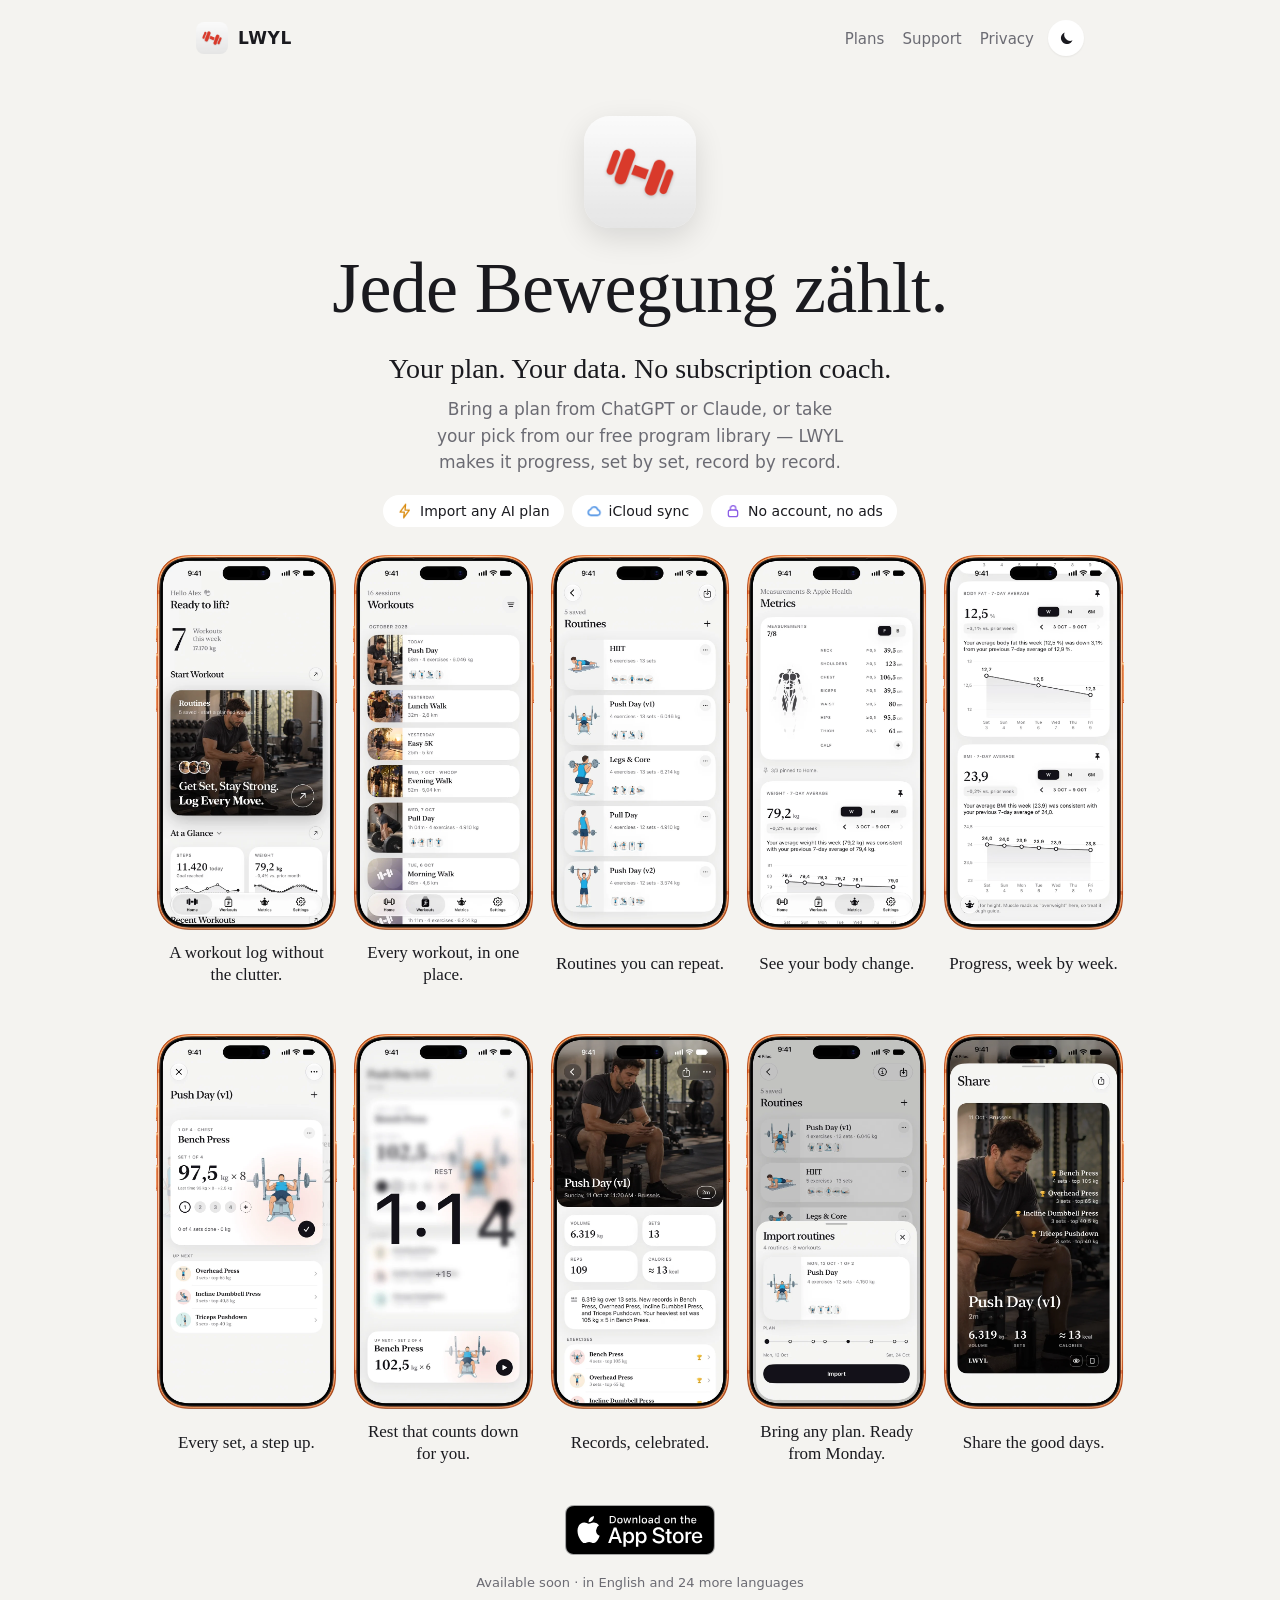
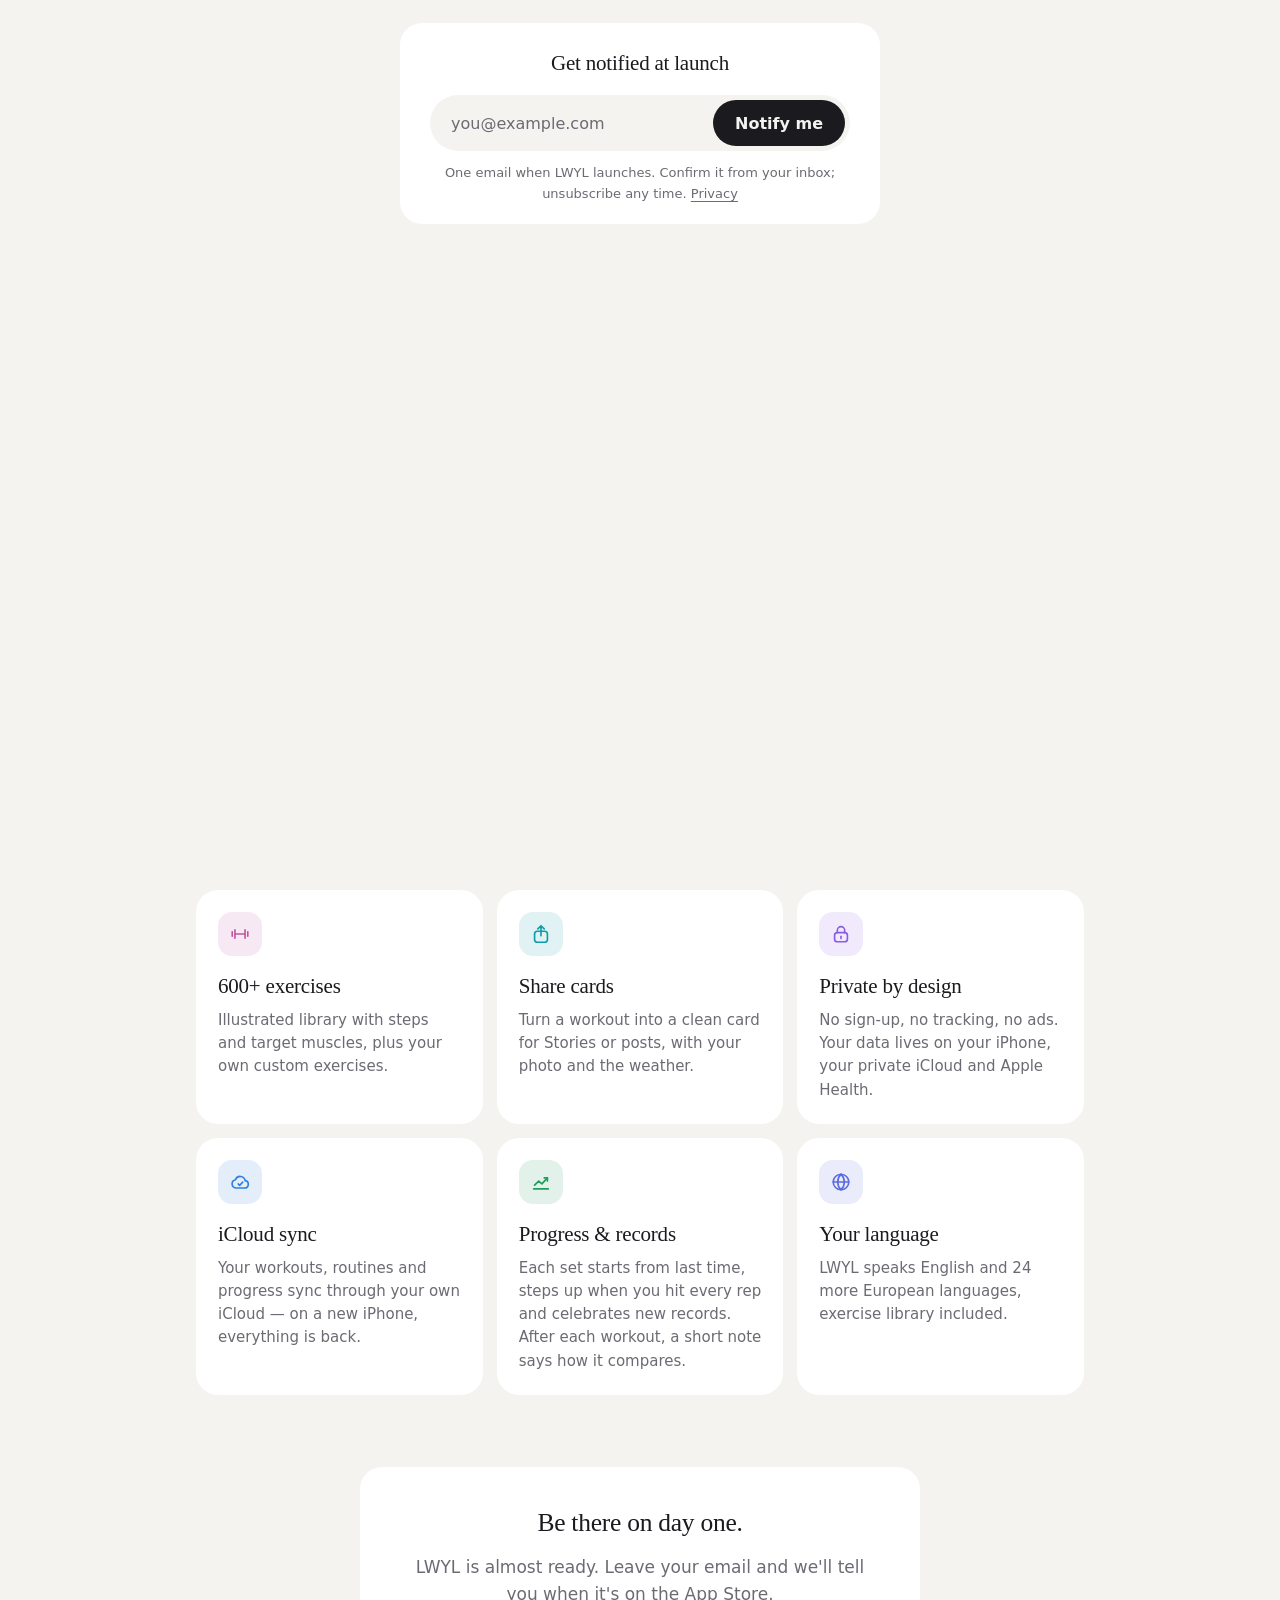
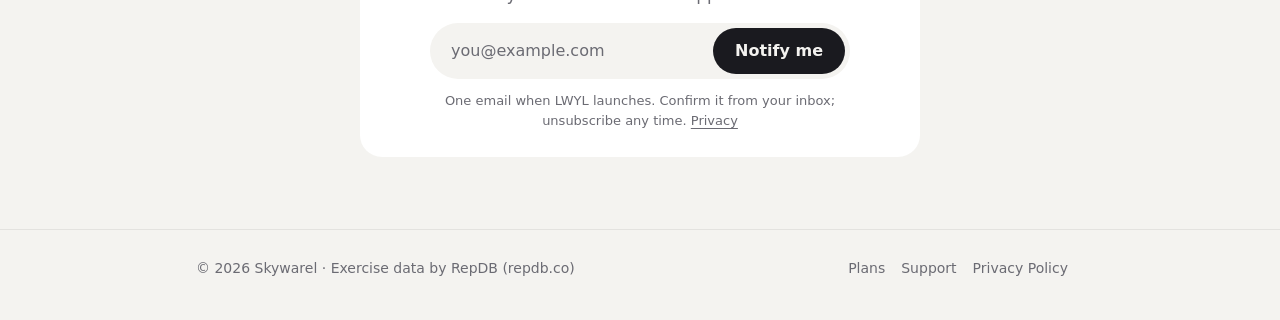
<file: index.html>
<!doctype html>
<html lang="en">
<head>
  <meta charset="utf-8">
  <meta name="viewport" content="width=device-width, initial-scale=1">
  <title>LWYL — Log Every Move.</title>
  <script src="/assets/theme.js?v=2"></script>
  <meta name="description" content="LWYL is a simple, private workout log for iPhone: log sets fast, bring a training plan from ChatGPT, Claude or our free program library, and keep it all in sync through your own iCloud and Apple Health. No account.">
  <meta property="og:title" content="LWYL — Log Every Move">
  <meta property="og:description" content="A simple, private workout log for iPhone.">
  <meta property="og:image" content="https://getlwyl.app/assets/icon-256.png">
  <link rel="icon" href="/assets/apple-touch-icon.png">
  <link rel="apple-touch-icon" href="/assets/apple-touch-icon.png">
  <link rel="stylesheet" href="/assets/styles.css?v=49">
</head>
<body>
  <header class="wrap top">
    <a class="brand" href="/"><img src="/assets/apple-touch-icon.png" alt=""><span>LWYL</span></a>
    <div class="top-right">
      <nav><a href="/routines/">Plans</a><a href="/support/">Support</a><a href="/privacy/">Privacy</a></nav>
      <button type="button" class="theme-button" id="theme" role="switch" aria-checked="false" aria-label="Dark mode" hidden>
        <svg class="moon" viewBox="0 0 24 24" width="17" height="17" aria-hidden="true"><path d="M20.5 14.6A8.5 8.5 0 0 1 9.4 3.5a8.5 8.5 0 1 0 11.1 11.1z" fill="currentColor"/></svg>
        <svg class="sun" viewBox="0 0 24 24" width="17" height="17" aria-hidden="true"><circle cx="12" cy="12" r="4.2" fill="currentColor"/><g stroke="currentColor" stroke-width="2" stroke-linecap="round"><path d="M12 2.5v2.2M12 19.3v2.2M2.5 12h2.2M19.3 12h2.2M5.3 5.3l1.6 1.6M17.1 17.1l1.6 1.6M5.3 18.7l1.6-1.6M17.1 6.9l1.6-1.6"/></g></svg>
      </button>
    </div>
  </header>

  <main class="wrap">
    <section class="hero">
      <img class="icon" src="/assets/icon-256.png" alt="LWYL app icon">
      <h1 class="slogan"><span class="sr-only">Log Every Move.</span><span class="slogan-text" aria-hidden="true">Log Every Move.</span></h1>
      <p class="lead">Your plan. Your data. No subscription coach.</p>
      <p class="sublead">Bring a plan from ChatGPT or Claude, or take your pick from our free program library — LWYL makes it progress, set by set, record by record.</p>
      <ul class="usps">
        <li><svg viewBox="0 0 24 24" aria-hidden="true"><path class="bolt" d="M13 2 4.5 13.5H11L10 22l8.5-11.5H12L13 2z"/></svg><span class="long">Import any AI plan</span><span class="short">Bring any plan</span></li>
        <li><svg viewBox="0 0 24 24" aria-hidden="true"><path class="cloud" d="M7.5 18.5h9.5a4 4 0 0 0 .6-7.96A5.5 5.5 0 0 0 7 9.6a4.5 4.5 0 0 0 .5 8.9z"/></svg><span class="long">iCloud sync</span><span class="short">iCloud sync</span></li>
        <li><svg viewBox="0 0 24 24" aria-hidden="true"><rect x="5" y="10.5" width="14" height="10" rx="3"/><path class="shackle" d="M8 10.5V8a4 4 0 0 1 8 0v2.5"/></svg><span class="long">No account, no ads</span><span class="short">No account, no ads</span></li>
      </ul>
    </section>

    <div class="shots-wrap">
    <section class="shots" aria-label="Screenshots" data-stagger="80" data-after="650">
      <figure class="shot" data-reveal>
        <img class="light" src="/assets/shot-home-light.webp?v=2" alt="Home: workouts this week and the next scheduled routine" loading="lazy" width="700" height="1451">
        <img class="dark" src="/assets/shot-home-dark.webp?v=2" alt="" loading="lazy" width="700" height="1451">
        <figcaption>A workout log without the clutter.</figcaption>
      </figure>
      <figure class="shot" data-reveal>
        <img class="light" src="/assets/shot-workouts-light.webp?v=2" alt="Workouts: scheduled and past workouts with photos" loading="lazy" width="700" height="1451">
        <img class="dark" src="/assets/shot-workouts-dark.webp?v=2" alt="" loading="lazy" width="700" height="1451">
        <figcaption>Every workout, in one place.</figcaption>
      </figure>
      <figure class="shot" data-reveal>
        <img class="light" src="/assets/shot-routines-light.webp?v=2" alt="Routines: saved workouts with their exercises" loading="lazy" width="700" height="1451">
        <img class="dark" src="/assets/shot-routines-dark.webp?v=2" alt="" loading="lazy" width="700" height="1451">
        <figcaption>Routines you can repeat.</figcaption>
      </figure>
      <figure class="shot" data-reveal>
        <img class="light" src="/assets/shot-metrics-light.webp?v=2" alt="Metrics: body measurements on a muscle figure, and weight trend" loading="lazy" width="700" height="1451">
        <img class="dark" src="/assets/shot-metrics-dark.webp?v=2" alt="" loading="lazy" width="700" height="1451">
        <figcaption>See your body change.</figcaption>
      </figure>
      <figure class="shot" data-reveal>
        <img class="light" src="/assets/shot-trends-light.webp?v=2" alt="Weight and body fat trends with weekly averages" loading="lazy" width="700" height="1451">
        <img class="dark" src="/assets/shot-trends-dark.webp?v=2" alt="" loading="lazy" width="700" height="1451">
        <figcaption>Progress, week by week.</figcaption>
      </figure>
    </section>

    <section class="shots shots-more" aria-label="More screenshots" data-stagger="80">
      <figure class="shot" data-reveal>
        <img class="light" src="/assets/shot-progress-light.webp?v=1" alt="Workout card: Bench Press 97.5 kg × 8, last time 95 kg × 8, plus 2.5 kg" loading="lazy" width="700" height="1451">
        <img class="dark" src="/assets/shot-progress-dark.webp?v=1" alt="" loading="lazy" width="700" height="1451">
        <figcaption>Every set, a step up.</figcaption>
      </figure>
      <figure class="shot" data-reveal>
        <img class="light" src="/assets/shot-rest-light.webp?v=1" alt="Rest screen: a large countdown and the next set" loading="lazy" width="700" height="1451">
        <img class="dark" src="/assets/shot-rest-dark.webp?v=1" alt="" loading="lazy" width="700" height="1451">
        <figcaption>Rest that counts down for you.</figcaption>
      </figure>
      <figure class="shot" data-reveal>
        <img class="light" src="/assets/shot-records-light.webp?v=1" alt="Finished workout: summary and the exercises that set records" loading="lazy" width="700" height="1451">
        <img class="dark" src="/assets/shot-records-dark.webp?v=1" alt="" loading="lazy" width="700" height="1451">
        <figcaption>Records, celebrated.</figcaption>
      </figure>
      <figure class="shot" data-reveal>
        <img class="light" src="/assets/shot-import-light.webp?v=1" alt="Importing a training plan: routines and their planned days" loading="lazy" width="700" height="1451">
        <img class="dark" src="/assets/shot-import-dark.webp?v=1" alt="" loading="lazy" width="700" height="1451">
        <figcaption>Bring any plan. Ready from Monday.</figcaption>
      </figure>
      <figure class="shot" data-reveal>
        <img class="light" src="/assets/shot-share-light.webp?v=1" alt="Share card with the photo, stats and records" loading="lazy" width="700" height="1451">
        <img class="dark" src="/assets/shot-share-dark.webp?v=1" alt="" loading="lazy" width="700" height="1451">
        <figcaption>Share the good days.</figcaption>
      </figure>
    </section>
    </div>

    <script>
      // Once a screenshot has loaded, fetch its other-theme twin too, so
      // switching the theme fades straight to it (hidden ones are lazy and
      // would never load). Rows further down stay lazy until reached.
      document.querySelectorAll('.shot').forEach(function (fig) {
        var imgs = fig.querySelectorAll('img');
        imgs.forEach(function (img) {
          function twin() { imgs.forEach(function (other) { other.loading = 'eager'; }); }
          if (img.complete && img.naturalWidth) twin(); else img.addEventListener('load', twin, { once: true });
        });
      });
    </script>

    <div class="get" data-reveal>
      <!-- Apple's official badge, unaltered; links to the app's App Store page. -->
      <a class="store" href="https://apps.apple.com/app/id6821027621">
        <img class="on-light" src="/assets/appstore-badge-black.svg" alt="Download on the App Store" width="150" height="50">
        <img class="on-dark" src="/assets/appstore-badge-white.svg" alt="Download on the App Store" width="150" height="50">
      </a>
      <p class="soon">Available soon · in English and 24 more languages</p>
      <!-- Launch waiting list (Buttondown, confirmed by email; sent in place by notify.js). -->
      <div class="notify-card">
        <h3>Get notified at launch</h3>
        <form class="notify" action="https://buttondown.com/api/emails/embed-subscribe/lwyl-app" method="post">
          <label class="sr-only" for="notify-email">Email address</label>
          <input id="notify-email" type="email" name="email" placeholder="you@example.com" autocomplete="email" required>
          <input type="hidden" name="embed" value="1">
          <button class="button" type="submit">Notify me</button>
        </form>
        <p class="notify-note" aria-live="polite">One email when LWYL launches. Confirm it from your inbox; unsubscribe any time. <a href="/privacy/#launch-email">Privacy</a></p>
      </div>
    </div>

    <!-- The import USP: any AI, or the free library, then LWYL runs the plan. -->
    <section class="byo" aria-labelledby="byo-title">
      <p class="eyebrow" data-reveal>No coaching subscription needed</p>
      <h2 id="byo-title" data-reveal>Bring your own plan.</h2>
      <p class="byo-lead" data-reveal>Ask ChatGPT or Claude, or pick a free program from our library — LWYL puts it on your training days and tracks every set.</p>
      <div class="byo-actions" data-reveal>
        <a class="button" href="/routines/">Browse the library</a>
        <a class="button secondary" href="/routines/#ai">Get the AI prompt</a>
      </div>
    </section>

    <section class="features" data-stagger="60">
      <div class="feature" data-reveal><span class="feature-icon" aria-hidden="true"><svg viewBox="0 0 24 24"><path d="M13 2 4.5 13.5H11L10 22l8.5-11.5H12L13 2z"/></svg></span><h3>Fast logging</h3><p>Weight and reps, time or distance — each exercise logs the way it's done, with rest timers between sets.</p></div>
      <div class="feature" data-reveal><span class="feature-icon" aria-hidden="true"><svg viewBox="0 0 24 24"><rect x="3.5" y="5" width="17" height="15.5" rx="3"/><path d="M3.5 10h17M8 3v4M16 3v4"/><path d="m9 15 2 2 4-4"/></svg></span><h3>Routines &amp; plans</h3><p>Save routines or import a whole plan. See the week you're in and whether you're on track, with one gentle reminder on workout days.</p></div>
      <div class="feature" data-reveal><span class="feature-icon" aria-hidden="true"><svg viewBox="0 0 24 24"><path d="M12 20.5s-7.5-4.6-7.5-10.2A4.3 4.3 0 0 1 12 7.6a4.3 4.3 0 0 1 7.5 2.7c0 5.6-7.5 10.2-7.5 10.2z"/></svg></span><h3>Apple Health</h3><p>Workouts are saved to Health. Runs, walks and rides from your Apple Watch or other apps show up next to your lifts — with the route on a map, splits and heart rate.</p></div>
      <div class="feature" data-reveal><span class="feature-icon" aria-hidden="true"><svg viewBox="0 0 24 24"><path d="M6.5 7.5v9M3.5 9.5v5M17.5 7.5v9M20.5 9.5v5M6.5 12h11"/></svg></span><h3>600+ exercises</h3><p>Illustrated library with steps and target muscles, plus your own custom exercises.</p></div>
      <div class="feature" data-reveal><span class="feature-icon" aria-hidden="true"><svg viewBox="0 0 24 24"><rect x="5" y="9" width="14" height="12" rx="3"/><path d="M12 3v11M8.5 6.5 12 3l3.5 3.5"/></svg></span><h3>Share cards</h3><p>Turn a workout into a clean card for Stories or posts, with your photo and the weather.</p></div>
      <div class="feature" data-reveal><span class="feature-icon" aria-hidden="true"><svg viewBox="0 0 24 24"><rect x="5" y="10.5" width="14" height="10" rx="3"/><path d="M8 10.5V8a4 4 0 0 1 8 0v2.5"/><path d="M12 14.5v2.5"/></svg></span><h3>Private by design</h3><p>No sign-up, no tracking, no ads. Your data lives on your iPhone, your private iCloud and Apple Health.</p></div>
      <div class="feature" data-reveal><span class="feature-icon" aria-hidden="true"><svg viewBox="0 0 24 24"><path d="M7.5 18.5h9.5a4 4 0 0 0 .6-7.96A5.5 5.5 0 0 0 7 9.6a4.5 4.5 0 0 0 .5 8.9z"/><path d="m10 14 1.6 1.6L15 12.2"/></svg></span><h3>iCloud sync</h3><p>Your workouts, routines and progress sync through your own iCloud — on a new iPhone, everything is back.</p></div>
      <div class="feature" data-reveal><span class="feature-icon" aria-hidden="true"><svg viewBox="0 0 24 24"><path d="M4 19.5h16"/><path d="m5 15.5 4.5-4.5 3.5 3 6-6.5"/><path d="M15.5 7.5H19V11"/></svg></span><h3>Progress &amp; records</h3><p>Each set starts from last time, steps up when you hit every rep and celebrates new records. After each workout, a short note says how it compares.</p></div>
      <div class="feature" data-reveal><span class="feature-icon" aria-hidden="true"><svg viewBox="0 0 24 24"><circle cx="12" cy="12" r="8.5"/><path d="M3.5 12h17M12 3.5c2.4 2.4 3.6 5.2 3.6 8.5s-1.2 6.1-3.6 8.5c-2.4-2.4-3.6-5.2-3.6-8.5S9.6 5.9 12 3.5z"/></svg></span><h3>Your language</h3><p>LWYL speaks English and 24 more European languages, exercise library included.</p></div>
    </section>

    <section class="notify-end notify-card" data-reveal aria-labelledby="notify-title">
      <h2 id="notify-title">Be there on day one.</h2>
      <p class="notify-lead">LWYL is almost ready. Leave your email and we'll tell you when it's on the App Store.</p>
      <form class="notify" action="https://buttondown.com/api/emails/embed-subscribe/lwyl-app" method="post">
        <label class="sr-only" for="notify-email-2">Email address</label>
        <input id="notify-email-2" type="email" name="email" placeholder="you@example.com" autocomplete="email" required>
        <input type="hidden" name="embed" value="1">
        <button class="button" type="submit">Notify me</button>
      </form>
      <p class="notify-note" aria-live="polite">One email when LWYL launches. Confirm it from your inbox; unsubscribe any time. <a href="/privacy/#launch-email">Privacy</a></p>
    </section>

  </main>

  <footer>
    <div class="wrap">
      <span>© 2026 Skywarel · <a href="https://repdb.co" rel="noopener">Exercise data by RepDB (repdb.co)</a></span>
      <span><a href="/routines/">Plans</a><a href="/support/">Support</a><a href="/privacy/">Privacy Policy</a></span>
    </div>
  </footer>
  <script src="/assets/motion.js?v=5" defer></script>
  <script src="/assets/notify.js?v=1" defer></script>
</body>
</html>
</file>
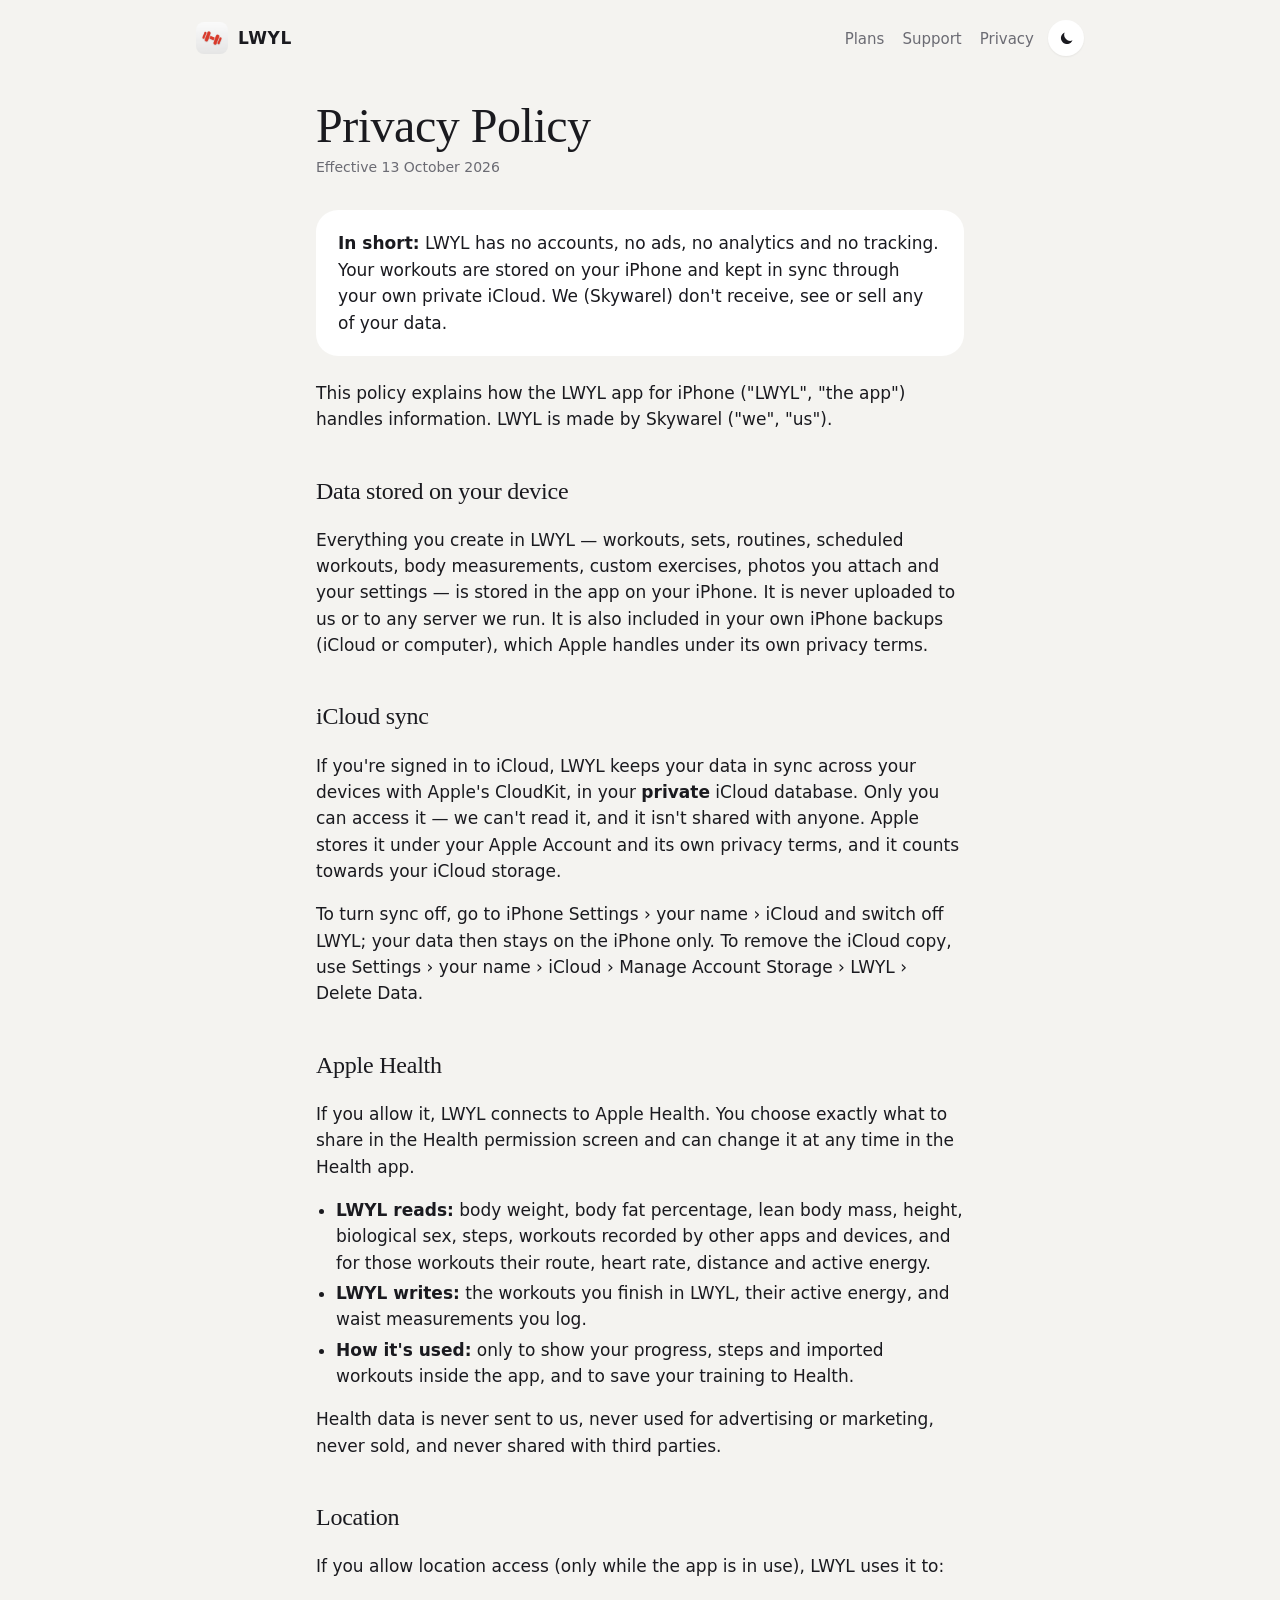
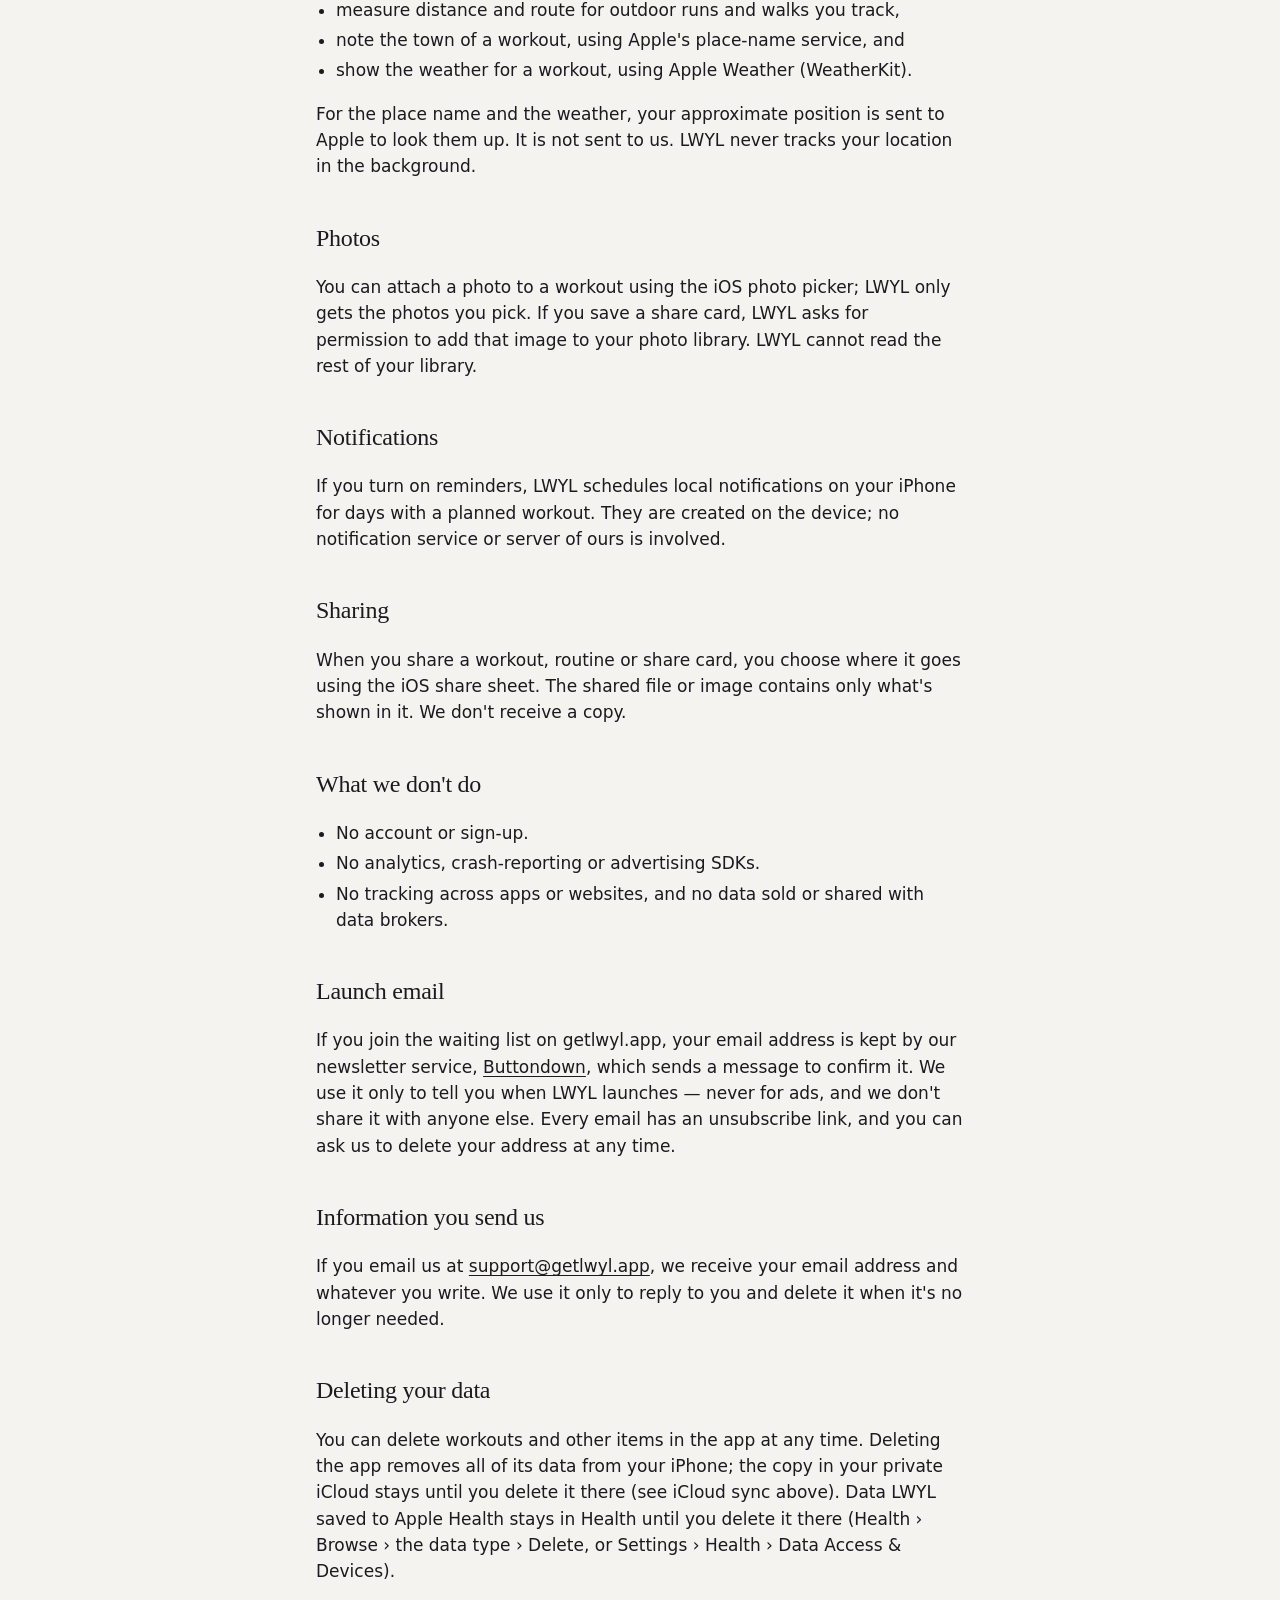
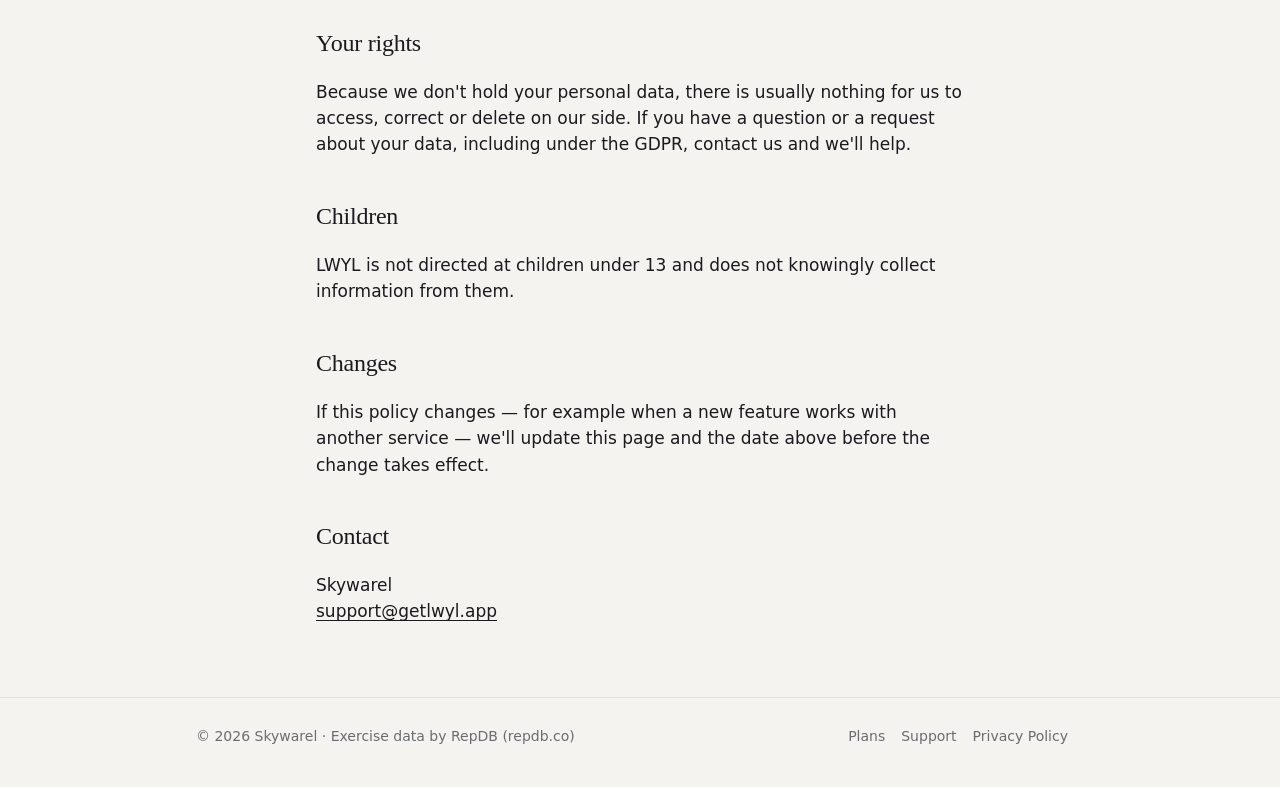
<file: privacy/index.html>
<!doctype html>
<html lang="en">
<head>
  <meta charset="utf-8">
  <meta name="viewport" content="width=device-width, initial-scale=1">
  <title>Privacy Policy — LWYL</title>
  <script src="/assets/theme.js?v=2"></script>
  <meta name="description" content="How LWYL handles your data: it stays on your iPhone, in your private iCloud and in Apple Health.">
  <link rel="icon" href="/assets/apple-touch-icon.png">
  <link rel="stylesheet" href="/assets/styles.css?v=49">
</head>
<body>
  <header class="wrap top">
    <a class="brand" href="/"><img src="/assets/apple-touch-icon.png" alt=""><span>LWYL</span></a>
    <div class="top-right">
      <nav><a href="/routines/">Plans</a><a href="/support/">Support</a><a href="/privacy/">Privacy</a></nav>
      <button type="button" class="theme-button" id="theme" role="switch" aria-checked="false" aria-label="Dark mode" hidden>
        <svg class="moon" viewBox="0 0 24 24" width="17" height="17" aria-hidden="true"><path d="M20.5 14.6A8.5 8.5 0 0 1 9.4 3.5a8.5 8.5 0 1 0 11.1 11.1z" fill="currentColor"/></svg>
        <svg class="sun" viewBox="0 0 24 24" width="17" height="17" aria-hidden="true"><circle cx="12" cy="12" r="4.2" fill="currentColor"/><g stroke="currentColor" stroke-width="2" stroke-linecap="round"><path d="M12 2.5v2.2M12 19.3v2.2M2.5 12h2.2M19.3 12h2.2M5.3 5.3l1.6 1.6M17.1 17.1l1.6 1.6M5.3 18.7l1.6-1.6M17.1 6.9l1.6-1.6"/></g></svg>
      </button>
    </div>
  </header>

  <main class="wrap narrow page">
    <h1>Privacy Policy</h1>
    <p class="updated">Effective 13 October 2026</p>

    <div class="card">
      <p><strong>In short:</strong> LWYL has no accounts, no ads, no analytics and no tracking. Your workouts are stored on your iPhone and kept in sync through your own private iCloud. We (Skywarel) don't receive, see or sell any of your data.</p>
    </div>

    <p>This policy explains how the LWYL app for iPhone ("LWYL", "the app") handles information. LWYL is made by Skywarel ("we", "us").</p>

    <h2>Data stored on your device</h2>
    <p>Everything you create in LWYL — workouts, sets, routines, scheduled workouts, body measurements, custom exercises, photos you attach and your settings — is stored in the app on your iPhone. It is never uploaded to us or to any server we run. It is also included in your own iPhone backups (iCloud or computer), which Apple handles under its own privacy terms.</p>

    <h2>iCloud sync</h2>
    <p>If you're signed in to iCloud, LWYL keeps your data in sync across your devices with Apple's CloudKit, in your <strong>private</strong> iCloud database. Only you can access it — we can't read it, and it isn't shared with anyone. Apple stores it under your Apple Account and its own privacy terms, and it counts towards your iCloud storage.</p>
    <p>To turn sync off, go to iPhone Settings › your name › iCloud and switch off LWYL; your data then stays on the iPhone only. To remove the iCloud copy, use Settings › your name › iCloud › Manage Account Storage › LWYL › Delete Data.</p>

    <h2>Apple Health</h2>
    <p>If you allow it, LWYL connects to Apple Health. You choose exactly what to share in the Health permission screen and can change it at any time in the Health app.</p>
    <ul>
      <li><strong>LWYL reads:</strong> body weight, body fat percentage, lean body mass, height, biological sex, steps, workouts recorded by other apps and devices, and for those workouts their route, heart rate, distance and active energy.</li>
      <li><strong>LWYL writes:</strong> the workouts you finish in LWYL, their active energy, and waist measurements you log.</li>
      <li><strong>How it's used:</strong> only to show your progress, steps and imported workouts inside the app, and to save your training to Health.</li>
    </ul>
    <p>Health data is never sent to us, never used for advertising or marketing, never sold, and never shared with third parties.</p>

    <h2>Location</h2>
    <p>If you allow location access (only while the app is in use), LWYL uses it to:</p>
    <ul>
      <li>measure distance and route for outdoor runs and walks you track,</li>
      <li>note the town of a workout, using Apple's place-name service, and</li>
      <li>show the weather for a workout, using Apple Weather (WeatherKit).</li>
    </ul>
    <p>For the place name and the weather, your approximate position is sent to Apple to look them up. It is not sent to us. LWYL never tracks your location in the background.</p>

    <h2>Photos</h2>
    <p>You can attach a photo to a workout using the iOS photo picker; LWYL only gets the photos you pick. If you save a share card, LWYL asks for permission to add that image to your photo library. LWYL cannot read the rest of your library.</p>

    <h2>Notifications</h2>
    <p>If you turn on reminders, LWYL schedules local notifications on your iPhone for days with a planned workout. They are created on the device; no notification service or server of ours is involved.</p>

    <h2>Sharing</h2>
    <p>When you share a workout, routine or share card, you choose where it goes using the iOS share sheet. The shared file or image contains only what's shown in it. We don't receive a copy.</p>

    <h2>What we don't do</h2>
    <ul>
      <li>No account or sign-up.</li>
      <li>No analytics, crash-reporting or advertising SDKs.</li>
      <li>No tracking across apps or websites, and no data sold or shared with data brokers.</li>
    </ul>

    <h2 id="launch-email">Launch email</h2>
    <p>If you join the waiting list on getlwyl.app, your email address is kept by our newsletter service, <a href="https://buttondown.com/legal/privacy" rel="noopener">Buttondown</a>, which sends a message to confirm it. We use it only to tell you when LWYL launches — never for ads, and we don't share it with anyone else. Every email has an unsubscribe link, and you can ask us to delete your address at any time.</p>

    <h2>Information you send us</h2>
    <p>If you email us at <a href="mailto:support@getlwyl.app">support@getlwyl.app</a>, we receive your email address and whatever you write. We use it only to reply to you and delete it when it's no longer needed.</p>

    <h2>Deleting your data</h2>
    <p>You can delete workouts and other items in the app at any time. Deleting the app removes all of its data from your iPhone; the copy in your private iCloud stays until you delete it there (see iCloud sync above). Data LWYL saved to Apple Health stays in Health until you delete it there (Health › Browse › the data type › Delete, or Settings › Health › Data Access &amp; Devices).</p>

    <h2>Your rights</h2>
    <p>Because we don't hold your personal data, there is usually nothing for us to access, correct or delete on our side. If you have a question or a request about your data, including under the GDPR, contact us and we'll help.</p>

    <h2>Children</h2>
    <p>LWYL is not directed at children under 13 and does not knowingly collect information from them.</p>

    <h2>Changes</h2>
    <p>If this policy changes — for example when a new feature works with another service — we'll update this page and the date above before the change takes effect.</p>

    <h2>Contact</h2>
    <p>Skywarel<br><a href="mailto:support@getlwyl.app">support@getlwyl.app</a></p>
  </main>

  <footer>
    <div class="wrap">
      <span>© 2026 Skywarel · <a href="https://repdb.co" rel="noopener">Exercise data by RepDB (repdb.co)</a></span>
      <span><a href="/routines/">Plans</a><a href="/support/">Support</a><a href="/privacy/">Privacy Policy</a></span>
    </div>
  </footer>
</body>
</html>
</file>
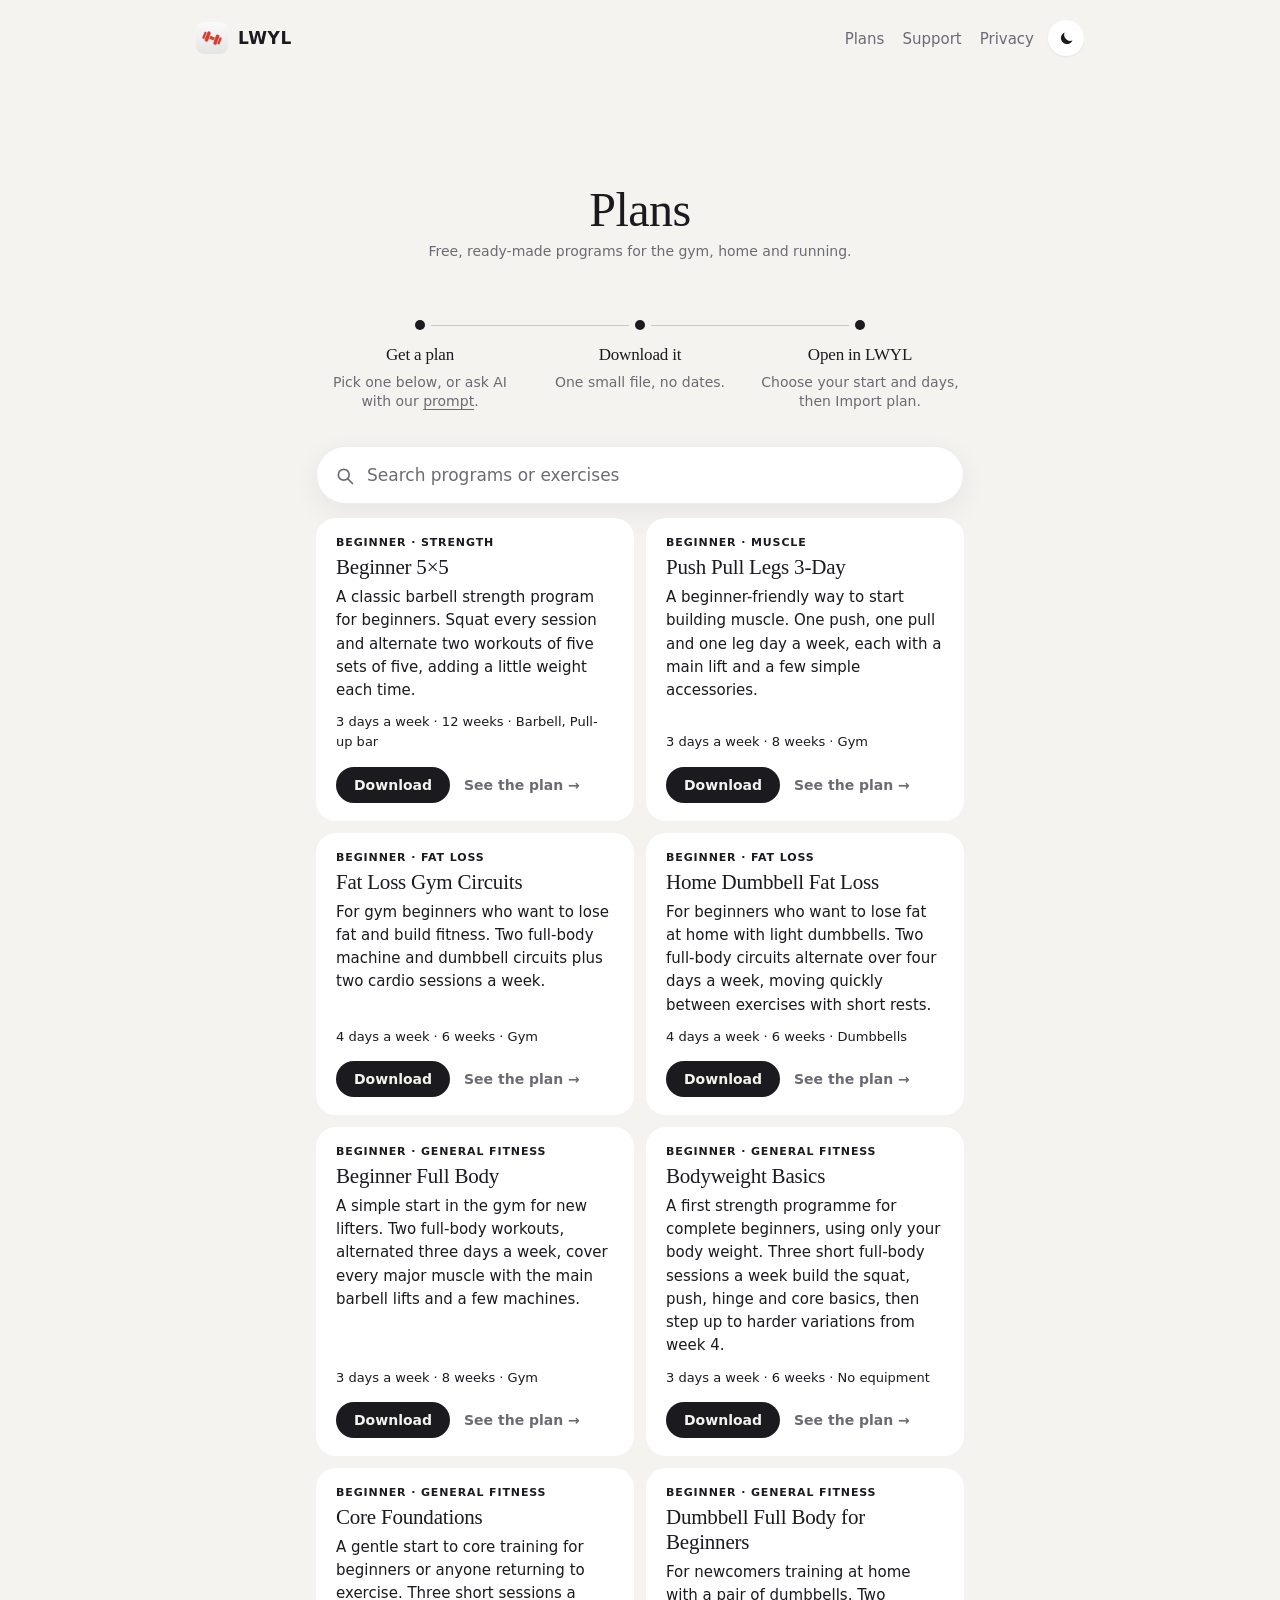
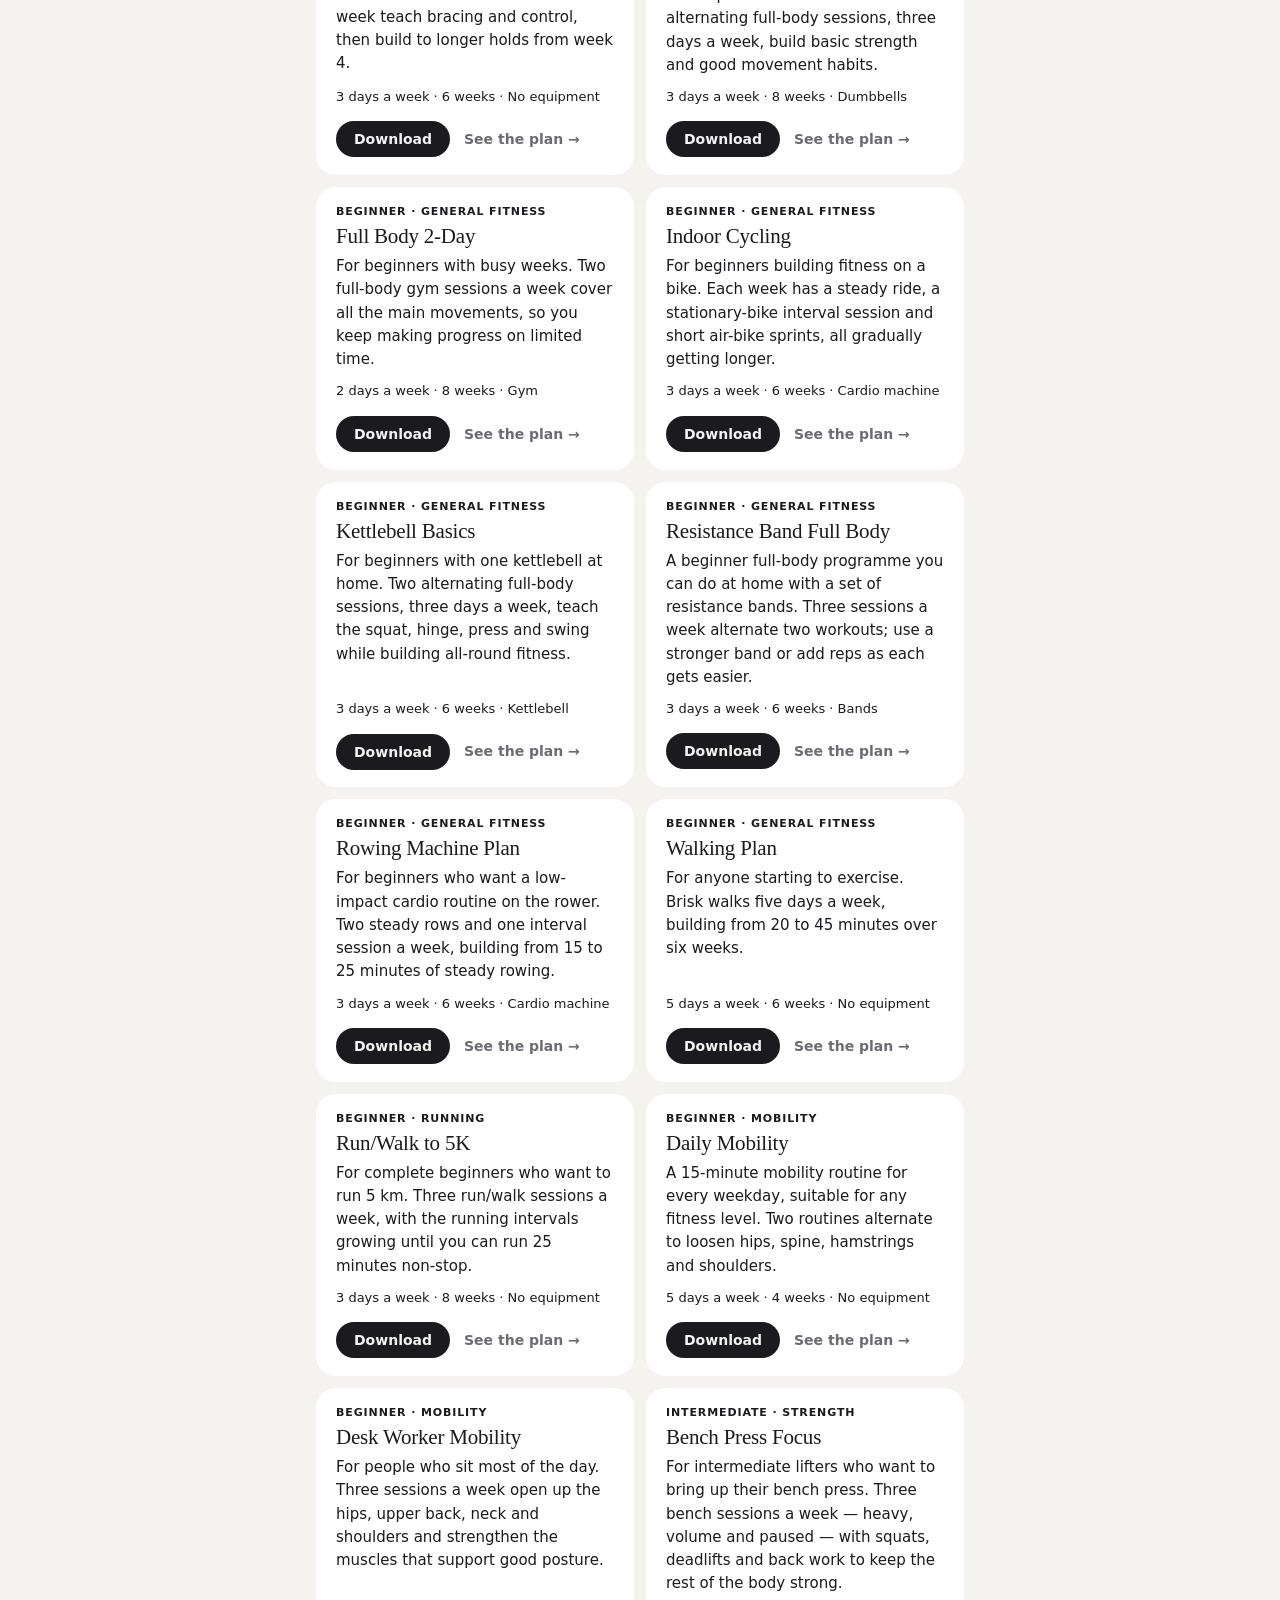
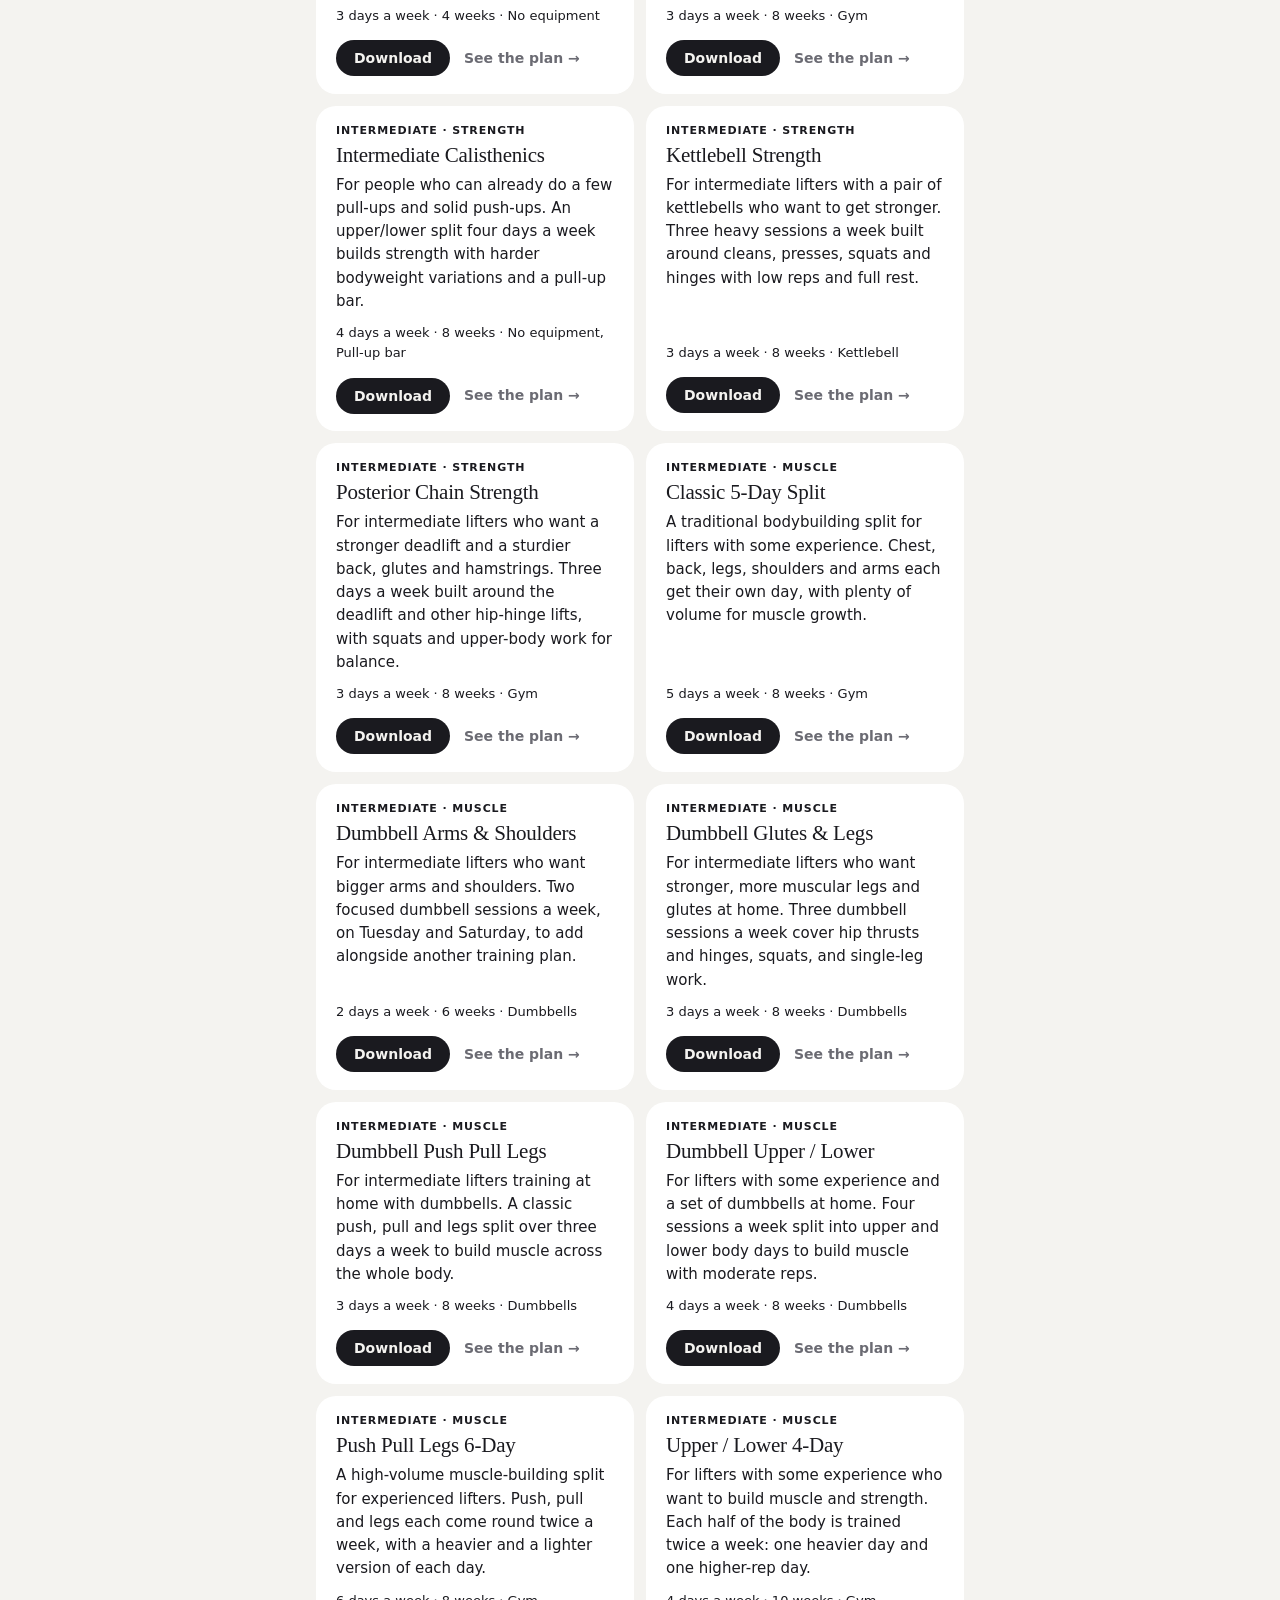
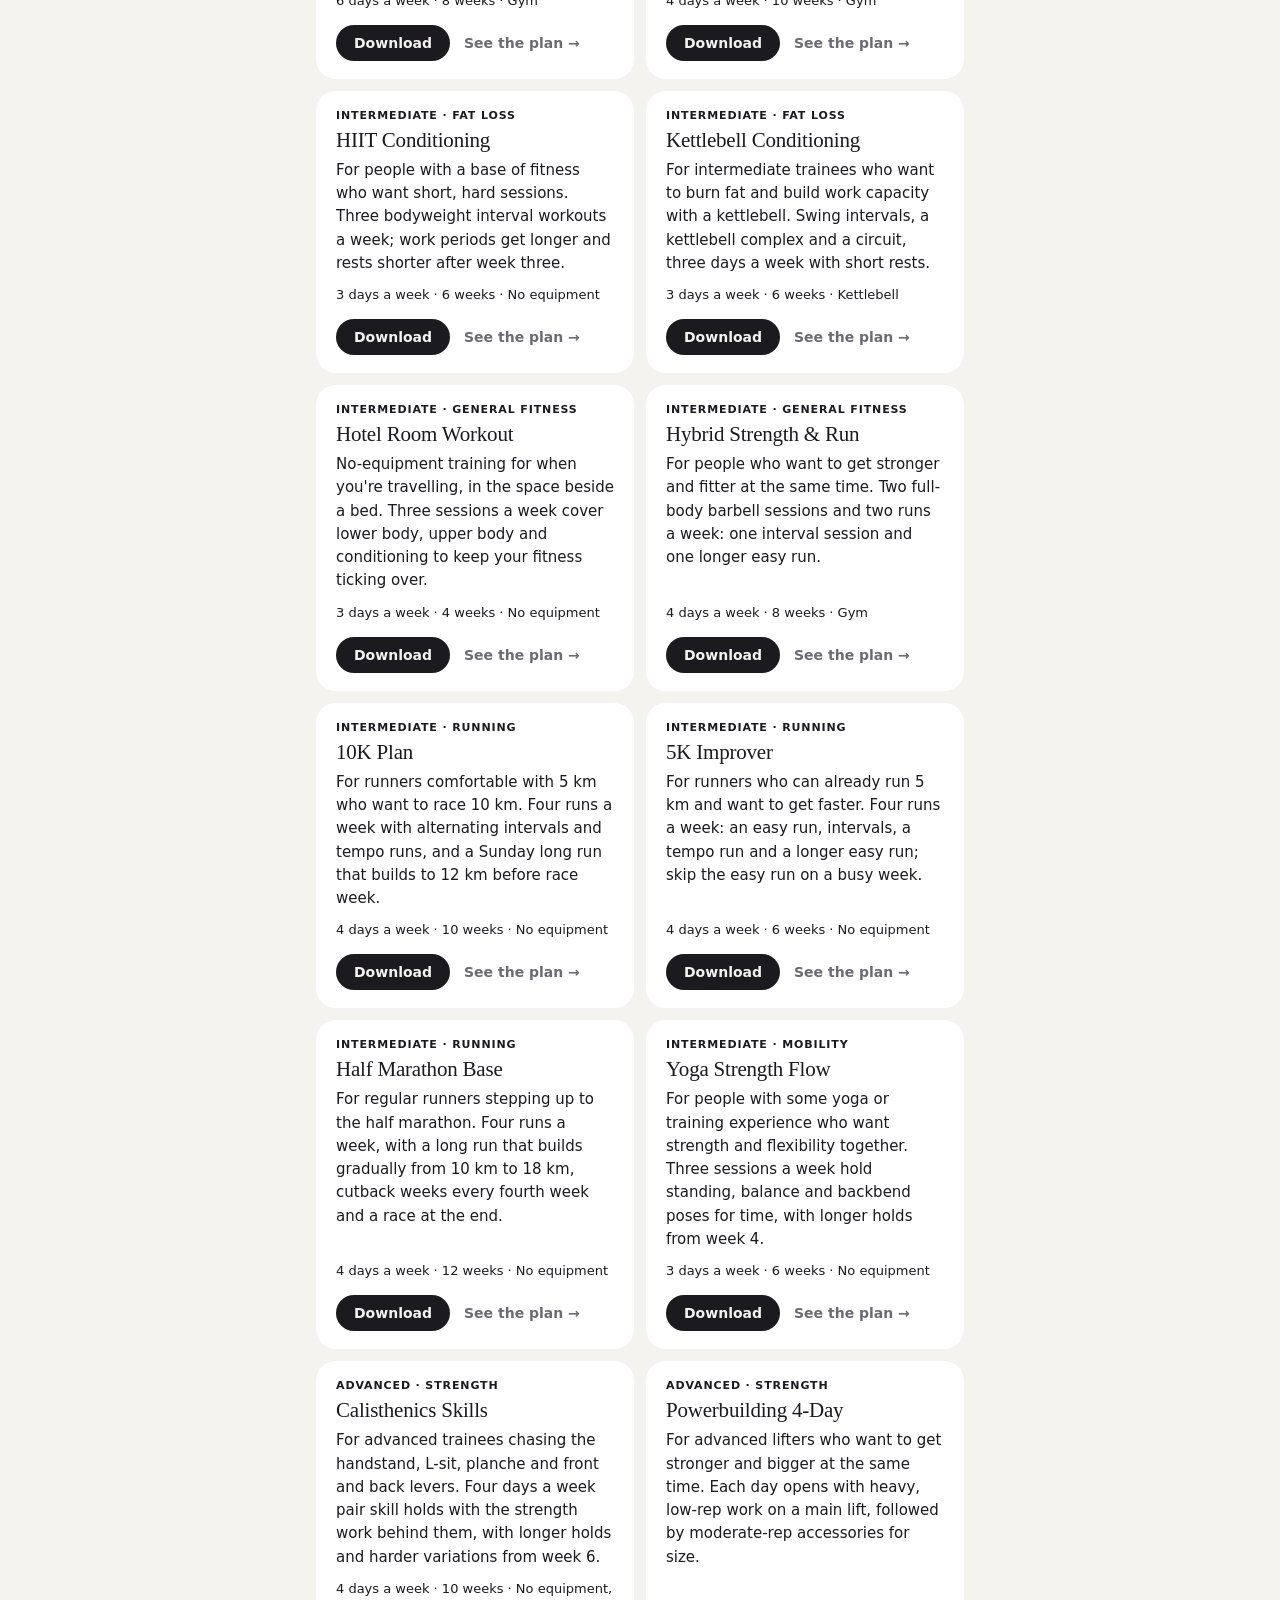
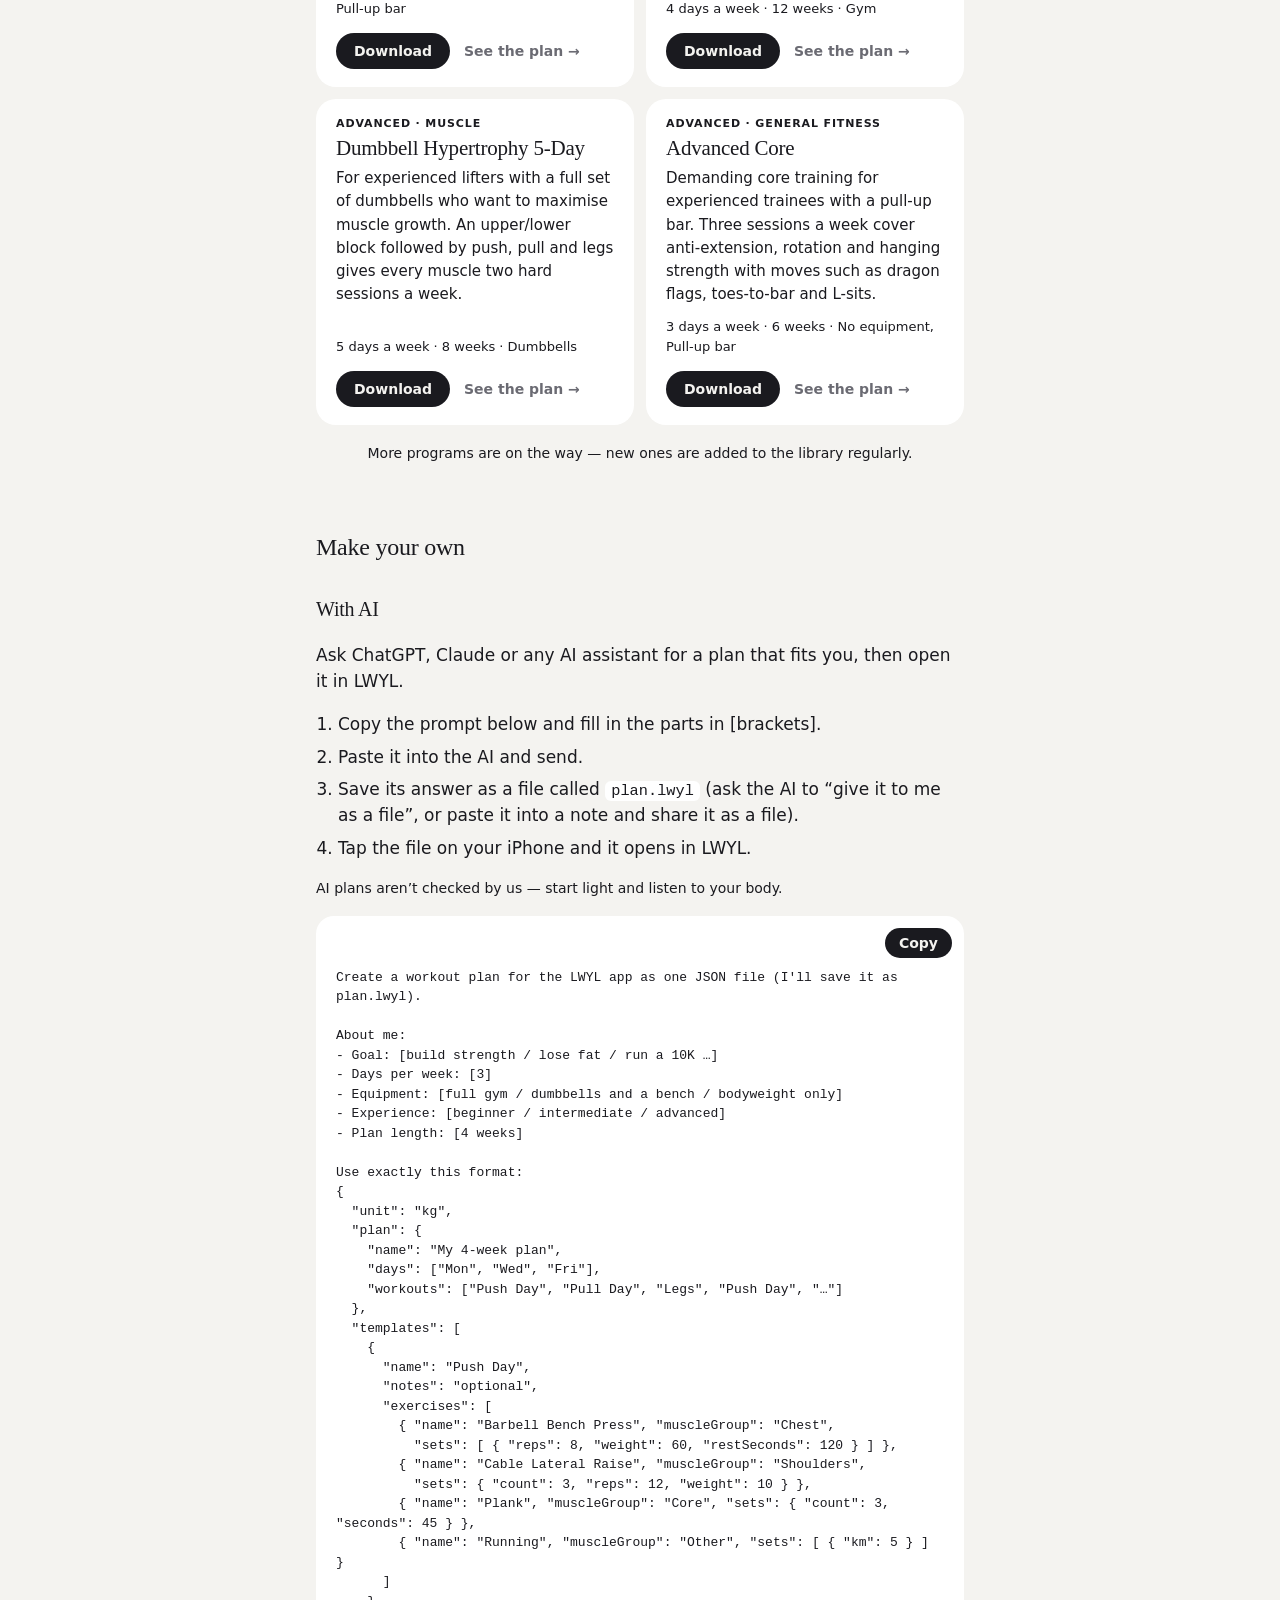
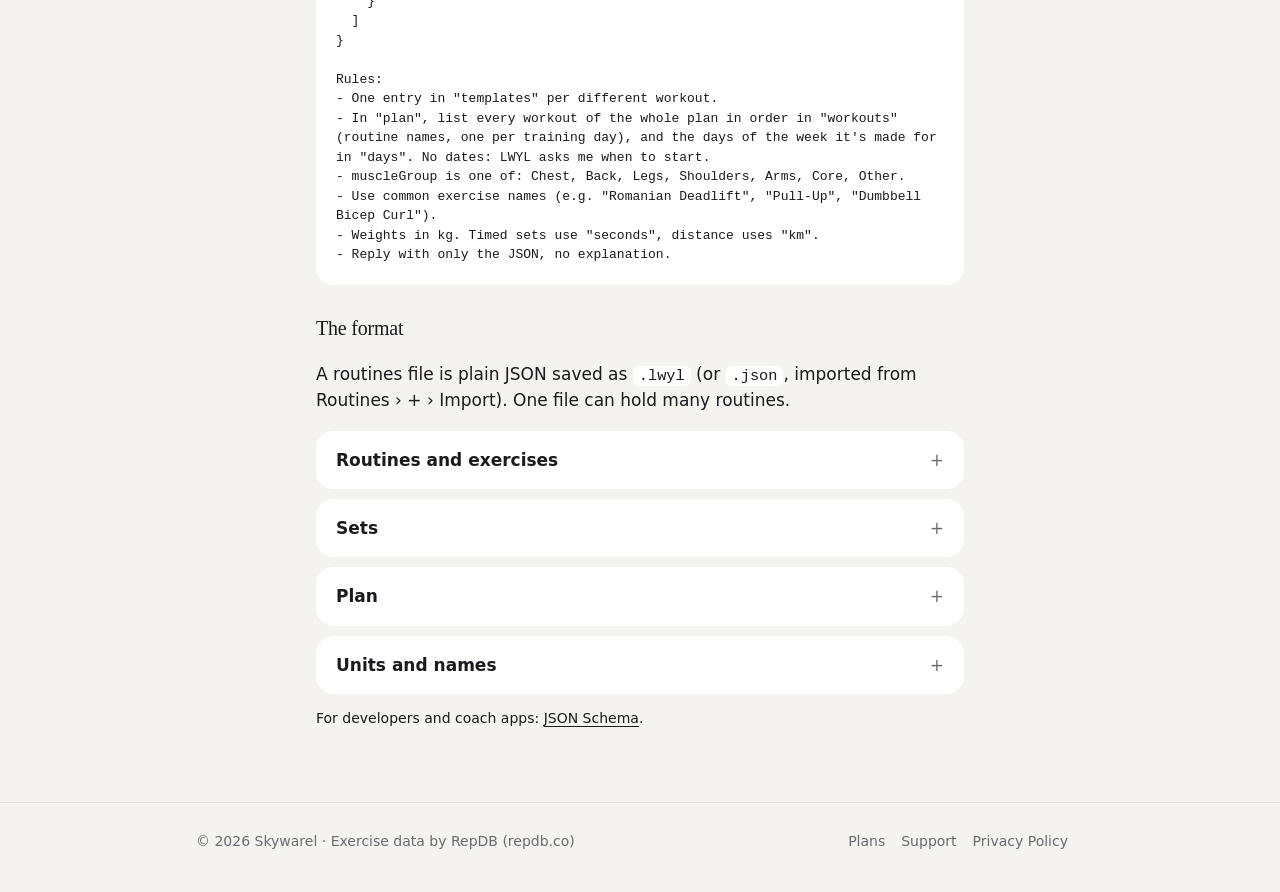
<file: routines/index.html>
<!doctype html>
<html lang="en">
<head>
  <meta charset="utf-8">
  <meta name="viewport" content="width=device-width, initial-scale=1">
  <title>Plans — LWYL</title>
  <script src="/assets/theme.js?v=2"></script>
  <meta name="description" content="Search our free library of training programs for the gym, home and running, download one and open it in LWYL — or make your own plan with ChatGPT or Claude.">
  <link rel="icon" href="/assets/apple-touch-icon.png">
  <link rel="stylesheet" href="/assets/styles.css?v=49">
</head>
<body>
  <header class="wrap top">
    <a class="brand" href="/"><img src="/assets/apple-touch-icon.png" alt=""><span>LWYL</span></a>
    <div class="top-right">
      <nav><a href="/routines/">Plans</a><a href="/support/">Support</a><a href="/privacy/">Privacy</a></nav>
      <button type="button" class="theme-button" id="theme" role="switch" aria-checked="false" aria-label="Dark mode" hidden>
        <svg class="moon" viewBox="0 0 24 24" width="17" height="17" aria-hidden="true"><path d="M20.5 14.6A8.5 8.5 0 0 1 9.4 3.5a8.5 8.5 0 1 0 11.1 11.1z" fill="currentColor"/></svg>
        <svg class="sun" viewBox="0 0 24 24" width="17" height="17" aria-hidden="true"><circle cx="12" cy="12" r="4.2" fill="currentColor"/><g stroke="currentColor" stroke-width="2" stroke-linecap="round"><path d="M12 2.5v2.2M12 19.3v2.2M2.5 12h2.2M19.3 12h2.2M5.3 5.3l1.6 1.6M17.1 17.1l1.6 1.6M5.3 18.7l1.6-1.6M17.1 6.9l1.6-1.6"/></g></svg>
      </button>
    </div>
  </header>

  <main class="wrap narrow page">
    <section class="search-hero">
      <h1>Plans</h1>
      <p class="updated">Free, ready-made programs for the gym, home and running.</p>

      <ol class="plan-timeline" aria-label="How it works">
        <li><h3>Get a plan</h3><p>Pick one below, or ask AI with our <a href="#ai">prompt</a>.</p></li>
        <li><h3>Download it</h3><p>One small file, no dates.</p></li>
        <li><h3>Open in LWYL</h3><p>Choose your start and days, then Import plan.</p></li>
      </ol>

      <div class="search">
        <div class="search-field" id="search-field">
          <svg class="search-icon" viewBox="0 0 24 24" aria-hidden="true"><circle cx="10.5" cy="10.5" r="6.5"/><path d="M15.5 15.5 21 21"/></svg>
          <span class="chips" id="chips"></span>
          <input id="search-input" type="search" placeholder="Search programs or exercises"
                 autocomplete="off" autocapitalize="off" spellcheck="false" enterkeyhint="search"
                 role="combobox" aria-autocomplete="list" aria-expanded="false" aria-controls="suggestions" aria-label="Search programs">
        </div>
        <div class="suggestions" id="suggestions" role="listbox" aria-label="Suggestions" hidden></div>
      </div>


      <div class="browse-row" hidden>
        <a class="browse" id="browse" href="#programs" hidden></a>
        <button type="button" class="clear" id="clear" hidden>Clear</button>
        <span class="sr-only" id="result-count" aria-live="polite"></span>
      </div>
    </section>
    <div class="programs" id="programs"><p class="muted small">Loading…</p></div>
    <p class="more-coming">More programs are on the way — new ones are added to the library regularly.</p>

    <dialog class="sheet" id="details" aria-labelledby="details-title">
      <div class="sheet-body" id="details-body" tabindex="-1"></div>
    </dialog>

    <h2 class="section-break">Make your own</h2>
    <h3 id="ai">With AI</h3>
    <p>Ask ChatGPT, Claude or any AI assistant for a plan that fits you, then open it in LWYL.</p>
    <ol class="steps">
      <li>Copy the prompt below and fill in the parts in [brackets].</li>
      <li>Paste it into the AI and send.</li>
      <li>Save its answer as a file called <code>plan.lwyl</code> (ask the AI to “give it to me as a file”, or paste it into a note and share it as a file).</li>
      <li>Tap the file on your iPhone and it opens in LWYL.</li>
    </ol>
    <p class="muted small">AI plans aren’t checked by us — start light and listen to your body.</p>
    <div class="prompt">
      <button type="button" class="copy" id="copy-prompt">Copy</button>
      <pre id="prompt-text">Create a workout plan for the LWYL app as one JSON file (I'll save it as plan.lwyl).

About me:
- Goal: [build strength / lose fat / run a 10K …]
- Days per week: [3]
- Equipment: [full gym / dumbbells and a bench / bodyweight only]
- Experience: [beginner / intermediate / advanced]
- Plan length: [4 weeks]

Use exactly this format:
{
  "unit": "kg",
  "plan": {
    "name": "My 4-week plan",
    "days": ["Mon", "Wed", "Fri"],
    "workouts": ["Push Day", "Pull Day", "Legs", "Push Day", "…"]
  },
  "templates": [
    {
      "name": "Push Day",
      "notes": "optional",
      "exercises": [
        { "name": "Barbell Bench Press", "muscleGroup": "Chest",
          "sets": [ { "reps": 8, "weight": 60, "restSeconds": 120 } ] },
        { "name": "Cable Lateral Raise", "muscleGroup": "Shoulders",
          "sets": { "count": 3, "reps": 12, "weight": 10 } },
        { "name": "Plank", "muscleGroup": "Core", "sets": { "count": 3, "seconds": 45 } },
        { "name": "Running", "muscleGroup": "Other", "sets": [ { "km": 5 } ] }
      ]
    }
  ]
}

Rules:
- One entry in "templates" per different workout.
- In "plan", list every workout of the whole plan in order in "workouts" (routine names, one per training day), and the days of the week it's made for in "days". No dates: LWYL asks me when to start.
- muscleGroup is one of: Chest, Back, Legs, Shoulders, Arms, Core, Other.
- Use common exercise names (e.g. "Romanian Deadlift", "Pull-Up", "Dumbbell Bicep Curl").
- Weights in kg. Timed sets use "seconds", distance uses "km".
- Reply with only the JSON, no explanation.</pre>
    </div>

    <h3>The format</h3>
    <p>A routines file is plain JSON saved as <code>.lwyl</code> (or <code>.json</code>, imported from Routines › + › Import). One file can hold many routines.</p>
    <details>
      <summary>Routines and exercises</summary>
      <p>Each routine in <code>templates</code> has a <code>name</code>, optional <code>notes</code> and its <code>exercises</code>. Exercise names are matched to LWYL’s library of 600+ exercises; anything else is added to your own exercises under its <code>muscleGroup</code> (Chest, Back, Legs, Shoulders, Arms, Core, Other).</p>
    </details>
    <details>
      <summary>Sets</summary>
      <p>Either a list — <code>[{ "reps": 8, "weight": 80 }, …]</code> — or a short form — <code>{ "count": 3, "reps": 12, "weight": 10 }</code>. Timed sets use <code>seconds</code>, distance uses <code>km</code>. <code>restSeconds</code> is optional; without it, LWYL uses your Rest Timer settings.</p>
    </details>
    <details>
      <summary>Plan</summary>
      <p><code>plan</code> makes the routines a plan: <code>workouts</code> lists every workout in order by routine name, and <code>days</code> the days of the week it’s made for (<code>"Mon"</code> … <code>"Sun"</code>). There are no dates — when you open the file, LWYL asks for a start day and the days you can train, and spreads the workouts over them, with a reminder on each day. A routine can still list fixed days in <code>schedule</code> (<code>"2026-10-19"</code> or <code>{ "date": "…", "note": "Heavy" }</code>); past dates are skipped.</p>
    </details>
    <details>
      <summary>Units and names</summary>
      <p><code>unit</code> is <code>"kg"</code> or <code>"lb"</code> for the whole file. Importing never overwrites: a routine whose name you already have is added as “Name (2)”.</p>
    </details>
    <p class="muted small">For developers and coach apps: <a href="/routines/lwyl-routines.schema.json">JSON Schema</a>.</p>
  </main>

  <footer>
    <div class="wrap">
      <span>© 2026 Skywarel · <a href="https://repdb.co" rel="noopener">Exercise data by RepDB (repdb.co)</a></span>
      <span><a href="/routines/">Plans</a><a href="/support/">Support</a><a href="/privacy/">Privacy Policy</a></span>
    </div>
  </footer>

  <script src="/routines/gallery.js?v=10"></script>
</body>
</html>
</file>
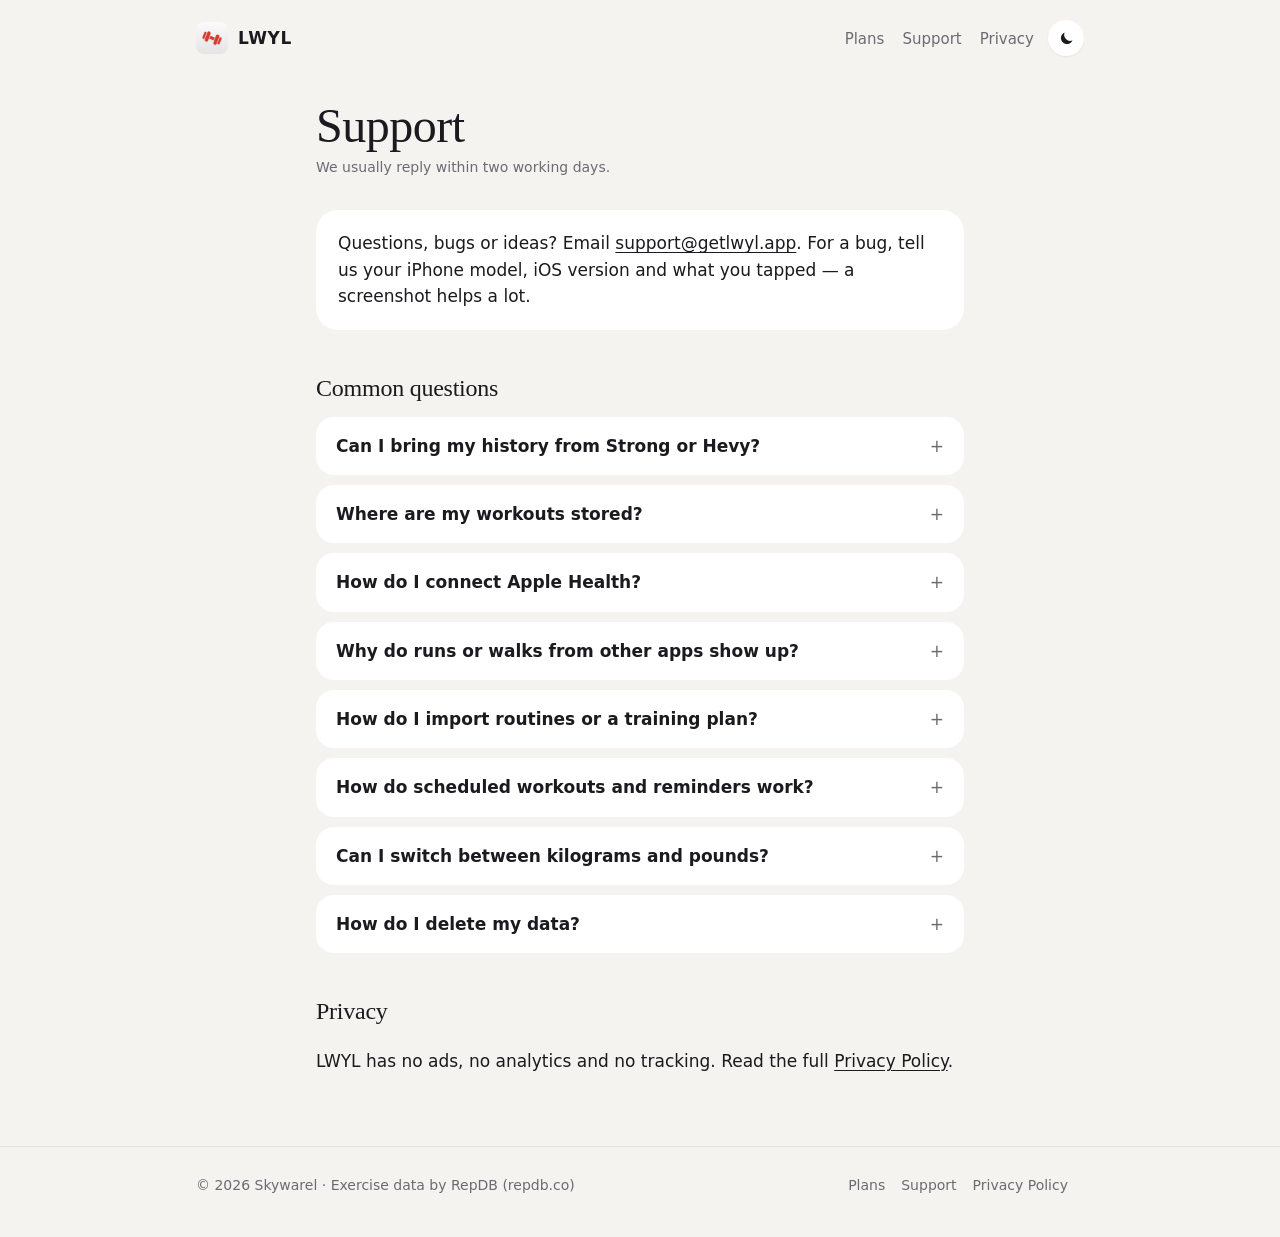
<file: support/index.html>
<!doctype html>
<html lang="en">
<head>
  <meta charset="utf-8">
  <meta name="viewport" content="width=device-width, initial-scale=1">
  <title>Support — LWYL</title>
  <script src="/assets/theme.js?v=2"></script>
  <meta name="description" content="Help with LWYL: contact, Apple Health, importing routines, scheduling and your data.">
  <link rel="icon" href="/assets/apple-touch-icon.png">
  <link rel="stylesheet" href="/assets/styles.css?v=49">
</head>
<body>
  <header class="wrap top">
    <a class="brand" href="/"><img src="/assets/apple-touch-icon.png" alt=""><span>LWYL</span></a>
    <div class="top-right">
      <nav><a href="/routines/">Plans</a><a href="/support/">Support</a><a href="/privacy/">Privacy</a></nav>
      <button type="button" class="theme-button" id="theme" role="switch" aria-checked="false" aria-label="Dark mode" hidden>
        <svg class="moon" viewBox="0 0 24 24" width="17" height="17" aria-hidden="true"><path d="M20.5 14.6A8.5 8.5 0 0 1 9.4 3.5a8.5 8.5 0 1 0 11.1 11.1z" fill="currentColor"/></svg>
        <svg class="sun" viewBox="0 0 24 24" width="17" height="17" aria-hidden="true"><circle cx="12" cy="12" r="4.2" fill="currentColor"/><g stroke="currentColor" stroke-width="2" stroke-linecap="round"><path d="M12 2.5v2.2M12 19.3v2.2M2.5 12h2.2M19.3 12h2.2M5.3 5.3l1.6 1.6M17.1 17.1l1.6 1.6M5.3 18.7l1.6-1.6M17.1 6.9l1.6-1.6"/></g></svg>
      </button>
    </div>
  </header>

  <main class="wrap narrow page">
    <h1>Support</h1>
    <p class="updated">We usually reply within two working days.</p>

    <div class="card">
      <p>Questions, bugs or ideas? Email <a href="mailto:support@getlwyl.app">support@getlwyl.app</a>. For a bug, tell us your iPhone model, iOS version and what you tapped — a screenshot helps a lot.</p>
    </div>

    <h2>Common questions</h2>

    <details>
      <summary>Can I bring my history from Strong or Hevy?</summary>
      <p>Yes. In Strong, go to Settings › Export Data (turn on Rest Timers and Notes to bring those too) and save the file. In Hevy, go to Profile › Settings › Export &amp; Import Data › Export Workouts. In LWYL, open Settings › Integrations › Import from Strong or Hevy, or Routines › + › Import, and pick the file. You'll see a preview first: how many workouts, which exercises match LWYL's library and which become your own. Workouts you already have are skipped, so importing twice adds nothing, and you can undo an import for 24 hours.</p>
    </details>

    <details>
      <summary>Where are my workouts stored?</summary>
      <p>On your iPhone, and — when you're signed in to iCloud — in your own private iCloud, so they sync across your devices and come back on a new iPhone. There's no account and nothing is uploaded to us. To keep them on this iPhone only, switch off LWYL in Settings › your name › iCloud.</p>
    </details>

    <details>
      <summary>How do I connect Apple Health?</summary>
      <p>Open Settings › Integrations › Apple Health in LWYL, or allow access when the app first asks. To change what LWYL can read or write later, use the Health app › your profile › Apps › LWYL.</p>
    </details>

    <details>
      <summary>Why do runs or walks from other apps show up?</summary>
      <p>With Auto Import on (Settings › Integrations), LWYL shows workouts that other apps and your Apple Watch save to Apple Health, next to your lifts. Choose which workout types to import there, or turn it off.</p>
    </details>

    <details>
      <summary>How do I import routines or a training plan?</summary>
      <p>On the Routines screen, tap the import button and pick a .lwyl or .json file. You can also open a .lwyl file straight from Messages, Mail, AirDrop or Files. Routines with the same name are added as a copy, like "Push Day (2)", so nothing is overwritten. Plans can include the days to train. Ready-made plans and an AI prompt are in the <a href="/routines/">plan library</a>.</p>
    </details>

    <details>
      <summary>How do scheduled workouts and reminders work?</summary>
      <p>Schedule a routine from its menu, or "Schedule for Later" from a live workout. You'll get at most one reminder a day, at the time you set in Settings › Reminders. A missed workout stays for 7 days so you can reschedule it, then it's removed.</p>
    </details>

    <details>
      <summary>Can I switch between kilograms and pounds?</summary>
      <p>Yes — Settings › Units &amp; Figure. Distances and body measurements follow: km and cm with kg, mi and in with lb.</p>
    </details>

    <details>
      <summary>How do I delete my data?</summary>
      <p>Delete a workout by long-pressing it in Workouts. Deleting the app removes everything LWYL stored on your iPhone. Workouts already saved to Apple Health stay there until you delete them in the Health app.</p>
    </details>

    <h2>Privacy</h2>
    <p>LWYL has no ads, no analytics and no tracking. Read the full <a href="/privacy/">Privacy Policy</a>.</p>
  </main>

  <footer>
    <div class="wrap">
      <span>© 2026 Skywarel · <a href="https://repdb.co" rel="noopener">Exercise data by RepDB (repdb.co)</a></span>
      <span><a href="/routines/">Plans</a><a href="/support/">Support</a><a href="/privacy/">Privacy Policy</a></span>
    </div>
  </footer>
</body>
</html>
</file>
<file: assets/styles.css>
/* LWYL — same look as the app: New York titles, SF text, ink on off-white. */
:root {
  --bg: #F4F3F0;
  --tile: #FFFFFF;
  --ink: #1A1A1F;
  --ink-2: #6B6B73;
  --line: rgba(26, 26, 31, 0.08);
  --serif: "New York", ui-serif, "Iowan Old Style", Georgia, serif;
  --sans: -apple-system, BlinkMacSystemFont, "SF Pro Text", system-ui, "Segoe UI", Roboto, sans-serif;
  color-scheme: light dark;
}
/* Dark: the header switch's choice (data-theme), else the visitor's setting. */
:root[data-theme="dark"] {
  --bg: #0E0E10;
  --tile: #1A1A1E;
  --ink: #F2F2F4;
  --ink-2: #9A9AA3;
  --line: rgba(242, 242, 244, 0.10);
  color-scheme: dark;
}
:root[data-theme="light"] { color-scheme: light; }
@media (prefers-color-scheme: dark) {
  :root:not([data-theme="light"]) {
    --bg: #0E0E10;
    --tile: #1A1A1E;
    --ink: #F2F2F4;
    --ink-2: #9A9AA3;
    --line: rgba(242, 242, 244, 0.10);
  }
}

* { box-sizing: border-box; }
html { -webkit-text-size-adjust: 100%; }
body {
  margin: 0;
  background: var(--bg);
  color: var(--ink);
  font: 17px/1.55 var(--sans);
  -webkit-font-smoothing: antialiased;
}
a { color: var(--ink); text-underline-offset: 3px; }
img { max-width: 100%; display: block; }

.wrap { max-width: 920px; margin: 0 auto; padding: 0 16px; }
.narrow { max-width: 680px; }

/* Header / footer */
.top { display: flex; align-items: center; justify-content: space-between; padding-top: 20px; padding-bottom: 20px; }
.brand { display: flex; align-items: center; gap: 10px; text-decoration: none; font: 600 17px var(--sans); letter-spacing: 0.04em; }
.brand img { width: 32px; height: 32px; border-radius: 8px; }
.top nav a { color: var(--ink-2); text-decoration: none; margin-left: 18px; font-size: 15px; }
.top nav a:hover { color: var(--ink); }
footer { border-top: 1px solid var(--line); margin-top: 72px; padding: 28px 0 40px; color: var(--ink-2); font-size: 14px; }
footer .wrap { display: flex; flex-wrap: wrap; gap: 8px 20px; justify-content: space-between; }
footer a { color: var(--ink-2); text-decoration: none; margin-right: 16px; }
footer a:hover { color: var(--ink); }

/* Home */
.hero { text-align: center; padding: 40px 0 8px; }
.hero .icon { width: 112px; height: 112px; border-radius: 26px; margin: 0 auto 24px; box-shadow: 0 10px 30px rgba(0,0,0,0.12); }
.eyebrow { font: 600 12px var(--sans); letter-spacing: 0.12em; text-transform: uppercase; color: var(--ink-2); margin: 0 0 8px; }
h1, h2, h3 { font-family: var(--serif); font-weight: 500; letter-spacing: -0.01em; }
.hero h1 { font-size: clamp(44px, 9vw, 72px); line-height: 1.02; margin: 0; }
.hero p.lead { font: 500 clamp(22px, 3.4vw, 28px)/1.25 var(--serif); color: var(--ink); max-width: 620px; margin: 26px auto 0; }
.hero .sublead { font-size: 17px; color: var(--ink-2); max-width: 600px; margin: 10px auto 0; text-wrap: balance; }
.usps { list-style: none; padding: 0; margin: 20px auto 0; display: flex; flex-wrap: wrap; justify-content: center; gap: 8px; max-width: 920px; }
.usps li { display: inline-flex; align-items: center; gap: 7px; padding: 8px 14px; border-radius: 999px; background: var(--tile);
           font: 500 14px var(--sans); color: var(--ink); }
.usps li:nth-child(1) svg { color: #D9890B; }   /* any plan: amber */
.usps li:nth-child(2) svg { color: #2F7FE0; }   /* iCloud: blue */
.usps li:nth-child(3) svg { color: #8A5CE6; }   /* private: violet */
:root[data-theme="dark"] .usps li:nth-child(1) svg { color: #F2B544; }
:root[data-theme="dark"] .usps li:nth-child(2) svg { color: #6AA8F5; }
:root[data-theme="dark"] .usps li:nth-child(3) svg { color: #B193F5; }
@media (prefers-color-scheme: dark) {
  :root:not([data-theme="light"]) .usps li:nth-child(1) svg { color: #F2B544; }
  :root:not([data-theme="light"]) .usps li:nth-child(2) svg { color: #6AA8F5; }
  :root:not([data-theme="light"]) .usps li:nth-child(3) svg { color: #B193F5; }
}
.usps .short { display: none; }
@media (max-width: 640px) { .usps .short { display: inline; } }
.usps svg { width: 16px; height: 16px; flex: none; fill: none; stroke: currentColor; stroke-width: 1.9; stroke-linecap: round; stroke-linejoin: round; }
/* App Store badge: Apple's artwork as is — black on light, white on dark. */
.get { text-align: center; margin-top: 40px; }
.store { display: inline-block; line-height: 0; }
.store img { height: 50px; width: auto; }
.store .on-dark { display: none; }
:root[data-theme="dark"] .store .on-light { display: none; }
:root[data-theme="dark"] .store .on-dark { display: inline; }
@media (prefers-color-scheme: dark) {
  :root:not([data-theme="light"]) .store .on-light { display: none; }
  :root:not([data-theme="light"]) .store .on-dark { display: inline; }
}
.soon { margin: 10px 0 0; font-size: 13px; color: var(--ink-2); }

/* Screenshots come framed (Bezel, transparent PNG → WebP): no extra border. */
.shots { display: grid; grid-template-columns: repeat(5, 1fr); gap: 16px; margin: 20px -40px 0; }
.shot { display: grid; margin: 0; }
.shots-more { margin-top: 48px; }
/* The App Store headline under each phone. */
.shot figcaption { grid-row: 2; font: 500 17px/1.3 var(--serif); text-align: center; color: var(--ink);
                   margin-top: 12px; padding: 0 6px; }
.shot img { grid-area: 1 / 1; display: block; width: 100%; height: auto; transition: opacity 0.45s ease; }
/* Light or dark screenshots, with the site's theme. */
.shot .dark { opacity: 0; }
:root[data-theme="dark"] .shot .dark { opacity: 1; }
:root[data-theme="dark"] .shot .light { opacity: 0; }
@media (prefers-color-scheme: dark) {
  :root:not([data-theme="light"]) .shot .dark { opacity: 1; }
  :root:not([data-theme="light"]) .shot .light { opacity: 0; }
}
body { transition: background-color 0.35s ease, color 0.35s ease; }

/* Theme switch in the header: the ink pill slides to the chosen side. */
.top-right { display: flex; align-items: center; gap: 14px; }
/* One round button: a moon in light mode, a sun in dark (the theme it switches to). */
.theme-button { appearance: none; border: 0; cursor: pointer; flex: none; width: 36px; height: 36px; border-radius: 50%;
                display: grid; place-items: center; background: var(--tile); color: var(--ink);
                box-shadow: 0 1px 2px rgba(0,0,0,0.06); -webkit-tap-highlight-color: transparent; }
.theme-button[hidden] { display: none; }
.theme-button:hover { color: var(--ink); background: var(--line); }
.theme-button:focus-visible { outline: 2px solid var(--ink); outline-offset: 3px; }
.theme-button svg { grid-area: 1 / 1; }
.theme-button .sun, .theme-button[aria-checked="true"] .moon { opacity: 0; transform: rotate(-90deg) scale(0.6); }
.theme-button[aria-checked="true"] .sun { opacity: 1; transform: none; }
.theme-button.ready svg { transition: opacity 0.25s ease, transform 0.35s cubic-bezier(0.3, 0.7, 0.3, 1); }
@media (prefers-reduced-motion: reduce) {
  .theme-button.ready svg, .shot img, body { transition-duration: 0.01s; }
}
@media (max-width: 480px) {
  .brand span { display: none; }   /* logo only, so the links and switch fit */
  .top nav a { margin-left: 14px; }
  .top-right { gap: 12px; }
}

@media (max-width: 1000px) {
  /* Narrow screens: all ten phones on one swipeable line. */
  .shots-wrap { display: grid; grid-auto-flow: column; grid-auto-columns: min(64%, 300px); gap: 16px; margin-top: 20px; }
  .shots-wrap > .shots { display: contents; }
  .shots-wrap { overflow-x: auto;
           /* Only clearly sideways swipes move the strip: proximity snapping
              doesn't grab diagonal flicks, up/down passes to the page, and the
              strip doesn't bounce the page sideways at its ends. */
           scroll-snap-type: x proximity; touch-action: pan-x pan-y; overscroll-behavior-x: contain;
           padding-bottom: 8px; margin-left: -16px; margin-right: -16px;
           padding-left: 16px; padding-right: 16px; scrollbar-width: none; }
  .shots-wrap::-webkit-scrollbar { display: none; }
  .shot { scroll-snap-align: center; }
}

.features { display: grid; grid-template-columns: repeat(auto-fit, minmax(240px, 1fr)); gap: 14px; margin-top: 64px; }
.feature { background: var(--tile); border-radius: 22px; padding: 22px; }
.feature-icon { display: grid; place-items: center; width: 44px; height: 44px; margin-bottom: 14px; border-radius: 14px;
                background: var(--bg); color: var(--ink); }
/* Each feature tile has its own colour: the icon, on a soft tint of it. */
.features .feature:nth-child(1) .feature-icon { --fc: #D9890B; }
:root[data-theme="dark"] .features .feature:nth-child(1) .feature-icon { --fc: #F2B544; }
.features .feature:nth-child(2) .feature-icon { --fc: #E0663A; }
:root[data-theme="dark"] .features .feature:nth-child(2) .feature-icon { --fc: #F28A62; }
.features .feature:nth-child(3) .feature-icon { --fc: #E0475F; }
:root[data-theme="dark"] .features .feature:nth-child(3) .feature-icon { --fc: #F27387; }
.features .feature:nth-child(4) .feature-icon { --fc: #C2559F; }
:root[data-theme="dark"] .features .feature:nth-child(4) .feature-icon { --fc: #E07EC0; }
.features .feature:nth-child(5) .feature-icon { --fc: #0F9DA8; }
:root[data-theme="dark"] .features .feature:nth-child(5) .feature-icon { --fc: #4CC6CF; }
.features .feature:nth-child(6) .feature-icon { --fc: #8A5CE6; }
:root[data-theme="dark"] .features .feature:nth-child(6) .feature-icon { --fc: #B193F5; }
.features .feature:nth-child(7) .feature-icon { --fc: #2F7FE0; }
:root[data-theme="dark"] .features .feature:nth-child(7) .feature-icon { --fc: #6AA8F5; }
.features .feature:nth-child(8) .feature-icon { --fc: #1E9E5A; }
:root[data-theme="dark"] .features .feature:nth-child(8) .feature-icon { --fc: #4CC98A; }
.features .feature:nth-child(9) .feature-icon { --fc: #5B6BE0; }
:root[data-theme="dark"] .features .feature:nth-child(9) .feature-icon { --fc: #8D99F2; }
@media (prefers-color-scheme: dark) {
  :root:not([data-theme="light"]) .features .feature:nth-child(1) .feature-icon { --fc: #F2B544; }
  :root:not([data-theme="light"]) .features .feature:nth-child(2) .feature-icon { --fc: #F28A62; }
  :root:not([data-theme="light"]) .features .feature:nth-child(3) .feature-icon { --fc: #F27387; }
  :root:not([data-theme="light"]) .features .feature:nth-child(4) .feature-icon { --fc: #E07EC0; }
  :root:not([data-theme="light"]) .features .feature:nth-child(5) .feature-icon { --fc: #4CC6CF; }
  :root:not([data-theme="light"]) .features .feature:nth-child(6) .feature-icon { --fc: #B193F5; }
  :root:not([data-theme="light"]) .features .feature:nth-child(7) .feature-icon { --fc: #6AA8F5; }
  :root:not([data-theme="light"]) .features .feature:nth-child(8) .feature-icon { --fc: #4CC98A; }
  :root:not([data-theme="light"]) .features .feature:nth-child(9) .feature-icon { --fc: #8D99F2; }
}
.features .feature-icon { color: var(--fc, var(--ink)); background: color-mix(in srgb, var(--fc, var(--ink)) 13%, var(--tile)); }
.feature-icon svg { width: 22px; height: 22px; fill: none; stroke: currentColor; stroke-width: 1.8;
                    stroke-linecap: round; stroke-linejoin: round; }
.feature h3 { margin: 0 0 6px; font-size: 21px; }
.feature p { margin: 0; color: var(--ink-2); font-size: 15px; }

/* Text pages */
.page h1 { font-size: clamp(36px, 7vw, 48px); margin: 24px 0 4px; line-height: 1.1; }
.page .updated { color: var(--ink-2); font-size: 14px; margin: 0 0 32px; }
.page h2 { font-size: 24px; margin: 40px 0 8px; }
.page p, .page li { color: var(--ink); }
.page ul { padding-left: 20px; }
.page li { margin: 4px 0; }
.page .card { background: var(--tile); border-radius: 22px; padding: 20px 22px; margin: 24px 0; }
.page .card p { margin: 0; }
.muted { color: var(--ink-2); }
details { background: var(--tile); border-radius: 18px; padding: 16px 20px; margin: 10px 0; }
details summary { cursor: pointer; font-weight: 600; list-style: none; }
details summary::-webkit-details-marker { display: none; }
details summary::after { content: "+"; float: right; color: var(--ink-2); font-weight: 400; }
details[open] summary::after { content: "–"; }
details p { margin: 10px 0 0; color: var(--ink-2); }

/* Phones: a tighter hero so the screenshots start on the first screen. */
@media (max-width: 640px) {
  .top { padding-top: 12px; padding-bottom: 12px; }
  .hero { padding-top: 16px; }
  .hero .icon { width: 64px; height: 64px; border-radius: 15px; margin-bottom: 12px; }
  .hero h1 { font-size: 40px; }
  .hero p.lead { font-size: 19px; margin-top: 16px; text-wrap: balance; }
  .hero .sublead { font-size: 15px; line-height: 1.45; margin-top: 6px; }
  /* Phones: the pitch and four short points in a 2×2 grid; the long line waits for the page. */
  .hero .sublead { display: none; }
  .usps { margin-top: 14px; gap: 6px; max-width: 360px; }
  .usps li { justify-content: center; padding: 7px 8px; font-size: 13px; }
  .usps .long { display: none; }
  /* Two phones side by side, the third peeking in: whole phones on the first screen. */
  .shots-wrap { grid-auto-columns: 46%; gap: 12px; margin-top: 12px; }
  .shot figcaption { font-size: 14px; margin-top: 8px; }
}

/* Routines page */
.small { font-size: 14px; }
code { font: 0.9em ui-monospace, "SF Mono", Menlo, monospace; background: var(--tile); padding: 1px 6px; border-radius: 6px; }
.downloads { display: grid; grid-template-columns: repeat(auto-fit, minmax(240px, 1fr)); gap: 12px; margin: 16px 0 10px; }
.download { appearance: none; border: 0; text-align: left; cursor: pointer; font: inherit; color: var(--ink);
            display: flex; flex-direction: column; gap: 4px; padding: 18px 20px; border-radius: 20px;
            background: var(--tile); text-decoration: none; transition: transform 0.15s; }
.download:hover { transform: translateY(-1px); }
.dl-title { font: 500 21px var(--serif); }
.dl-text { font-size: 15px; color: var(--ink-2); }
.dl-file { font-size: 13px; font-weight: 600; margin-top: 6px; }
.dl-file::before { content: "↓ "; }
.steps { padding-left: 22px; }
.steps li { margin: 6px 0; }
.prompt { position: relative; background: var(--tile); border-radius: 18px; margin: 16px 0; }
.prompt pre { margin: 0; padding: 20px; padding-top: 52px; overflow-x: auto; white-space: pre-wrap;
              font: 13px/1.5 ui-monospace, "SF Mono", Menlo, monospace; color: var(--ink); }
.copy { position: absolute; top: 12px; right: 12px; appearance: none; border: 0; cursor: pointer;
        background: var(--ink); color: var(--bg); font: 600 14px var(--sans); padding: 7px 14px; border-radius: 999px; }
.more { text-align: center; margin-top: 28px; }
.more a { font-weight: 600; }

/* Program library */
.sr-only { position: absolute; width: 1px; height: 1px; overflow: hidden; clip: rect(0 0 0 0); white-space: nowrap; }
.page h2.section-break { margin-top: 64px; }
.page > h3 { font-size: 20px; margin: 28px 0 6px; }

.search-hero { display: flex; flex-direction: column; align-items: center; text-align: center; padding: 12vh 0 0; }
.search-hero h1 { margin-top: 0; }
.search-hero .updated { max-width: 520px; margin-bottom: 28px; }

.search { position: relative; width: 100%; text-align: left; }
.search-field { position: relative; display: flex; flex-wrap: wrap; align-items: center; gap: 6px; min-height: 58px;
                padding: 9px 18px 9px 50px; border: 1px solid var(--line); border-radius: 29px; background: var(--tile);
                cursor: text; box-shadow: 0 8px 30px rgba(0, 0, 0, 0.06); scroll-margin-top: 12px; }
.search-field:focus-within { border-color: var(--ink); }
.search-icon { position: absolute; left: 18px; top: 19px; width: 20px; height: 20px;
               fill: none; stroke: var(--ink-2); stroke-width: 2; stroke-linecap: round; pointer-events: none; }
.chips { display: contents; }
.token { display: inline-flex; align-items: center; gap: 2px; height: 34px; padding: 0 4px 0 13px; border-radius: 999px;
         background: var(--ink); color: var(--bg); font: 500 14px var(--sans); white-space: nowrap; }
.token-remove { appearance: none; border: 0; background: none; color: inherit; cursor: pointer; opacity: 0.7;
                width: 28px; height: 28px; border-radius: 50%; font-size: 12px; }
.token-remove:hover { opacity: 1; }
.search input { flex: 1; min-width: 150px; height: 38px; border: 0; background: none; color: var(--ink);
                font: 17px var(--sans); padding: 0; outline: none; -webkit-appearance: none; }
.search input::placeholder { color: var(--ink-2); }
.search input::-webkit-search-cancel-button { -webkit-appearance: none; width: 18px; height: 18px; cursor: pointer; background: var(--ink-2);
  -webkit-mask: url("data:image/svg+xml,%3Csvg xmlns='http://www.w3.org/2000/svg' viewBox='0 0 24 24'%3E%3Cpath d='M12 2a10 10 0 1 0 0 20 10 10 0 0 0 0-20Zm4.2 12.8-1.4 1.4L12 13.4l-2.8 2.8-1.4-1.4 2.8-2.8-2.8-2.8 1.4-1.4 2.8 2.8 2.8-2.8 1.4 1.4-2.8 2.8 2.8 2.8Z'/%3E%3C/svg%3E") center / contain no-repeat; }
.suggestions { position: absolute; z-index: 10; left: 0; right: 0; top: calc(100% + 8px); background: var(--tile);
               border-radius: 20px; padding: 8px; box-shadow: 0 12px 40px rgba(0, 0, 0, 0.14), 0 0 0 1px var(--line);
               max-height: min(420px, 55vh); overflow-y: auto; }
.suggest-group { margin: 6px 12px 4px; font: 600 11px var(--sans); letter-spacing: 0.08em; text-transform: uppercase; color: var(--ink-2); }
.suggest { display: flex; align-items: baseline; justify-content: space-between; gap: 12px; padding: 9px 12px;
           border-radius: 12px; cursor: pointer; font-size: 16px; }
.suggest small { color: var(--ink-2); font-size: 13px; white-space: nowrap; }
.suggest b { font-weight: 650; }
.suggest[aria-selected="true"], .suggest:hover { background: var(--line); }
.suggest-empty { padding: 10px 12px; color: var(--ink-2); font-size: 15px; }

.browse-row[hidden], .browse[hidden] { display: none; }
.browse-row { display: flex; align-items: center; gap: 14px; margin: 28px 0 14px; }
.browse { margin: 0; font: 600 15px var(--sans); color: var(--ink-2); text-decoration: none; }
.browse:hover { color: var(--ink); }

.clear { appearance: none; border: 0; background: none; cursor: pointer; font: 600 14px var(--sans); color: var(--ink);
         text-decoration: underline; text-underline-offset: 3px; padding: 0 2px; }

.programs { scroll-margin-top: 16px; display: grid; grid-template-columns: repeat(auto-fill, minmax(280px, 1fr)); gap: 12px; margin: 14px 0 10px; }
.program { background: var(--tile); border-radius: 20px; padding: 18px 20px; display: flex; flex-direction: column; gap: 6px;
           cursor: pointer; transition: transform 0.15s ease; }
.program:hover { transform: translateY(-2px); }
.program:focus-visible { outline: 2px solid var(--ink); outline-offset: 2px; }
.program-actions { display: flex; align-items: center; gap: 14px; }
.program-more { font: 600 14px var(--sans); color: var(--ink-2); }
.program-eyebrow { margin: 0; font: 600 11px var(--sans); letter-spacing: 0.08em; text-transform: uppercase; color: var(--ink-2); }
.program-title { margin: 0; font: 500 21px var(--serif); }
.program-summary { margin: 0; font-size: 15px; color: var(--ink-2); flex: 1; }
.program-meta { margin: 4px 0 8px; font-size: 13px; color: var(--ink-2); }
.program-download { appearance: none; border: 0; cursor: pointer; align-self: flex-start; font: 600 14px var(--sans);
                    color: var(--bg); background: var(--ink); height: 36px; padding: 0 18px; border-radius: 999px; }
.program-download:disabled { opacity: 0.5; }

/* Program details */
.sheet { border: 0; padding: 0; overflow-y: auto; overscroll-behavior: contain; width: min(640px, calc(100% - 32px)); max-height: min(86vh, 900px); border-radius: 28px;
         background: var(--bg); color: var(--ink); box-shadow: 0 30px 80px rgba(0, 0, 0, 0.3); }
.sheet::backdrop { background: rgba(10, 10, 12, 0.45); }
.sheet[open] { animation: sheet-in 0.22s ease; }
@keyframes sheet-in { from { opacity: 0; transform: translateY(16px); } }
.sheet-body { padding: 24px 24px 28px; }
.sheet-close { position: sticky; top: 0; float: right; margin: -8px -8px 0 12px; appearance: none; border: 0; cursor: pointer;
               width: 38px; height: 38px; border-radius: 50%; background: var(--tile); color: var(--ink); font-size: 18px; line-height: 38px; }
.sheet h2 { font-size: 30px; margin: 4px 0 8px; line-height: 1.15; }
.sheet .program-summary { flex: none; font-size: 16px; }
.sheet h3 { font-size: 19px; margin: 26px 0 10px; }
.sheet .program-download { margin-top: 16px; height: 44px; padding: 0 22px; font-size: 16px; }
@media (max-width: 600px) {
  .sheet { width: 100%; max-width: 100%; max-height: 92vh; margin: auto 0 0; border-radius: 28px 28px 0 0; }
  .sheet-body { padding: 20px 16px calc(28px + env(safe-area-inset-bottom)); }
}

.week { background: var(--tile); border-radius: 18px; padding: 14px 14px 12px; margin: 0 0 8px; }
.week-label { margin: 0 0 10px; font: 600 11px var(--sans); letter-spacing: 0.08em; text-transform: uppercase; color: var(--ink-2); }
.days { display: grid; grid-template-columns: repeat(7, 1fr); gap: 6px; }
.day { text-align: center; }
.day-name { display: block; font-size: 12px; color: var(--ink-2); margin-bottom: 6px; }
.day-dot { display: grid; place-items: center; margin: 0 auto; width: 30px; height: 30px; border-radius: 50%;
           font: 600 13px var(--sans); background: var(--line); color: var(--ink-2); }
.day-dot.on { background: var(--ink); color: var(--bg); }
.legend { margin: 10px 2px 0; font-size: 13px; color: var(--ink-2); }
.legend b { color: var(--ink); font-weight: 600; }
.legend span { margin-right: 14px; white-space: nowrap; }
.sheet-body:focus { outline: none; }
.sheet-close:focus-visible { outline: 2px solid var(--ink); outline-offset: 2px; }

.routine { background: var(--tile); border-radius: 18px; padding: 16px 18px; margin: 0 0 8px; }
.routine h4 { margin: 0 0 8px; font: 500 18px var(--serif); }
.routine ol { margin: 0; padding: 0; list-style: none; }
.routine li { display: flex; justify-content: space-between; gap: 12px; padding: 7px 0; border-top: 1px solid var(--line); font-size: 15px; }
.routine li:first-child { border-top: 0; }
.routine li span:last-child { color: var(--ink-2); white-space: nowrap; font-variant-numeric: tabular-nums; }
.routine-notes { margin: -2px 0 8px; font-size: 14px; color: var(--ink-2); }

/* Home: Bring your own plan */
.byo { margin-top: 56px; text-align: center; }
.byo h2 { font-size: clamp(32px, 6vw, 44px); line-height: 1.1; margin: 0; }
.byo-lead { font-size: 19px; color: var(--ink-2); max-width: 560px; margin: 14px auto 0; }
.byo-steps { list-style: none; padding: 0; margin: 36px 0 0; display: grid; grid-template-columns: repeat(3, 1fr); gap: 14px; text-align: left; }
.byo-steps li { background: var(--tile); border-radius: 22px; padding: 22px; }
.byo-num { display: grid; place-items: center; width: 30px; height: 30px; border-radius: 50%; background: var(--ink); color: var(--bg);
           font: 600 14px var(--sans); margin-bottom: 14px; }
.byo-steps h3 { margin: 0 0 6px; font-size: 21px; }
.byo-steps p { margin: 0; color: var(--ink-2); font-size: 15px; }
.byo-actions { display: flex; flex-wrap: wrap; justify-content: center; gap: 10px; margin-top: 26px; }
.button { display: inline-flex; align-items: center; height: 46px; padding: 0 22px; border-radius: 999px; text-decoration: none;
          font: 600 16px var(--sans); background: var(--ink); color: var(--bg); }
.button.secondary { background: var(--tile); color: var(--ink); }
.byo-switch { margin: 22px auto 0; max-width: 560px; font-size: 15px; color: var(--ink-2); }
.byo-switch strong { color: var(--ink); font-weight: 600; }
.byo-note { margin: 14px 0 0; font-size: 13px; color: var(--ink-2); }
.byo + .features { margin-top: 72px; }
#ai { scroll-margin-top: 16px; }
@media (max-width: 760px) {
  .byo { margin-top: 44px; }
  .byo-lead { font-size: 17px; }
  .byo-steps { grid-template-columns: none; }
}

.more-coming { text-align: center; color: var(--ink-2); font-size: 14px; margin: 18px 0 8px; }

/* Motion: one easing, 12–16 px, opacity and transform only; off with Reduce Motion. */
:root { --ease-out: cubic-bezier(0.22, 0.8, 0.24, 1); }
@keyframes rise { from { opacity: 0; transform: translateY(14px); } }
@keyframes settle { from { opacity: 0; transform: scale(1.06); } }
.motion .hero .icon { animation: settle 0.7s var(--ease-out) both; }
.motion .hero h1 { animation: rise 0.6s var(--ease-out) 0.12s both; }
.motion .hero .lead { animation: rise 0.6s var(--ease-out) 0.24s both; }
.motion .hero .sublead { animation: rise 0.6s var(--ease-out) 0.32s both; }
.motion .hero .usps li { animation: rise 0.5s var(--ease-out) both; }
.motion .hero .usps li:nth-child(1) { animation-delay: 0.42s; }
.motion .hero .usps li:nth-child(2) { animation-delay: 0.50s; }
.motion .hero .usps li:nth-child(3) { animation-delay: 0.58s; }
.motion [data-reveal] { opacity: 0; transform: translateY(16px);
                        transition: opacity 0.6s var(--ease-out), transform 0.6s var(--ease-out); }
.motion [data-reveal].in { opacity: 1; transform: none; }
/* Settled (first touch or scroll): phones appear in place, no slide. */
.motion-settled .shot[data-reveal] { transform: none; transition: opacity 0.25s ease; }
/* The first row of phones follows the hero on load. */
.motion .shots:first-child .shot[data-reveal] { transition-duration: 0.7s; }
.shot img { transition: opacity 0.45s ease, transform 0.35s var(--ease-out), filter 0.35s var(--ease-out); }
@media (hover: hover) {
  .shot:hover img { transform: translateY(-4px); filter: drop-shadow(0 14px 22px rgba(0, 0, 0, 0.14)); }
}
/* Pill icons: one small gesture each, once, after the hero settles. */
@keyframes flicker { 0%, 100% { opacity: 1; } 20% { opacity: 0.25; } 40% { opacity: 1; } 55% { opacity: 0.45; } }
@keyframes draw { from { stroke-dasharray: 1; stroke-dashoffset: 1; } to { stroke-dasharray: 1; stroke-dashoffset: 0; } }
@keyframes pop { from { opacity: 0; transform: translate(-3px, 3px); } }
@keyframes drift { 0%, 100% { transform: none; } 50% { transform: translateX(2px); } }
@keyframes click { 0% { transform: translateY(-2.5px); } 60% { transform: translateY(0.6px); } 100% { transform: none; } }
.usps svg path, .usps svg rect { transform-box: fill-box; transform-origin: center; }
.motion .usps .bolt { animation: flicker 0.7s ease 1.05s both; }
.motion .usps .trend { animation: draw 0.6s var(--ease-out) 1.1s both; }
.motion .usps .trend-head { animation: pop 0.3s var(--ease-out) 1.55s both; }
.motion .usps .cloud { animation: drift 1.2s ease-in-out 1.15s both; }
.motion .usps .shackle { animation: click 0.45s var(--ease-out) 1.25s both; }

/* Plans: program cards ease in on each update. */
@keyframes card-in { from { opacity: 0; transform: translateY(8px); } }
.motion .program { animation: card-in 0.35s var(--ease-out) both; }

/* Buttons press in a little. */
.button, .program-download, .theme-button, .chip { transition: transform 0.12s ease; }
.button:active, .program-download:active, .theme-button:active { transform: scale(0.97); }

@media (prefers-reduced-motion: reduce) {
  .hero *, .usps *, .program, .shot img { animation: none !important; }
  [data-reveal] { opacity: 1 !important; transform: none !important; transition: none !important; }
  .shot:hover img { transform: none; }
}

/* The slogan's language roll (home hero): a clipped window, lines slide up. */
.slogan { position: relative; }
.slogan-text { display: inline-block; white-space: nowrap; vertical-align: top; }
.slogan-text.rolling { display: inline-grid; overflow: hidden; padding: 0 0.1em 0.12em; margin: 0 -0.1em -0.12em; }
.slogan-line { grid-area: 1 / 1; justify-self: center;
               transition: transform 0.65s cubic-bezier(0.7, 0, 0.2, 1), opacity 0.65s ease; }
.slogan-line.from-below { transform: translateY(105%); opacity: 0; transition: none; }
.slogan-line.to-above { transform: translateY(-105%); opacity: 0; }

/* Launch waiting list: an email field and Notify me, in a pill. */
.notify { display: flex; gap: 8px; max-width: 420px; margin: 22px auto 0; padding: 5px; border-radius: 999px;
          background: var(--tile); box-shadow: 0 0 0 1px var(--line); }
.notify input[type="email"] { flex: 1; min-width: 0; height: 46px; padding: 0 16px; border: 0; border-radius: 999px;
          background: transparent; color: var(--ink); font: 16px var(--sans); outline: none; }
.notify input[type="email"]::placeholder { color: var(--ink-2); }
.notify:focus-within { box-shadow: 0 0 0 2px var(--ink); }
.notify .button { border: 0; cursor: pointer; flex: none; }
.notify-note { margin: 10px auto 0; max-width: 420px; font-size: 13px; color: var(--ink-2); }
.notify-note a { color: inherit; }
.notify-end { text-align: center; margin: 72px auto 24px; max-width: 640px; }
.notify-end h2 { margin: 0; }
.notify-lead { margin: 12px auto 0; max-width: 480px; color: var(--ink-2); }
.notify.is-sending .button { opacity: 0.6; }
.notify-note.is-done { color: var(--ink); font-size: 15px; }
.notify-note.is-error { color: #C0392B; }
/* Plans page: the three steps as a horizontal timeline — a dot each on one line. */
.plan-timeline { list-style: none; padding: 0; margin: 26px 0 30px; display: grid; grid-template-columns: repeat(3, 1fr); gap: 12px; text-align: center; }
.plan-timeline li { position: relative; padding-top: 22px; }
.plan-timeline li::before { content: ""; position: absolute; top: 0; left: 50%; width: 10px; height: 10px; margin-left: -5px;
                            border-radius: 50%; background: var(--ink); }
/* The line: from each dot to the next one. */
.plan-timeline li + li::after { content: ""; position: absolute; top: 4.5px; right: calc(50% + 11px); width: calc(100% + 12px - 22px);
                                height: 1.5px; background: var(--ink); opacity: 0.2; }
.plan-timeline h3 { margin: 0 0 4px; font-size: 17px; }
.plan-timeline p { margin: 0; font-size: 14px; line-height: 1.4; color: var(--ink-2); }
.plan-timeline a { color: inherit; }
@media (max-width: 640px) {
  .plan-timeline { gap: 8px; margin: 22px 0 24px; }
  .plan-timeline h3 { font-size: 15px; }
  .plan-timeline p { font-size: 13px; }
}
/* Signups in a card, like the feature tiles; the field sits on the page colour inside it. */
.notify-card { max-width: 480px; margin: 30px auto 0; padding: 24px 22px 20px; border-radius: 22px; background: var(--tile); text-align: center; }
.notify-card h3 { margin: 0; font-size: 21px; }
.notify-card .notify { margin-top: 16px; background: var(--bg); box-shadow: none; }
.notify-card .notify:focus-within { box-shadow: 0 0 0 2px var(--ink); }
.notify-card .notify-note { margin-top: 12px; }
.notify-end.notify-card { max-width: 560px; margin: 72px auto 24px; padding: 36px 26px 26px; }
@media (max-width: 640px) {
  .notify-card { padding: 20px 16px 18px; }
  .notify-end.notify-card { padding: 30px 18px 22px; }
}
.download-hint { margin: 4px 0 0; font-size: 13px; line-height: 1.4; color: var(--ink-2); }
.sheet .download-hint { margin-top: 10px; }
</file>
